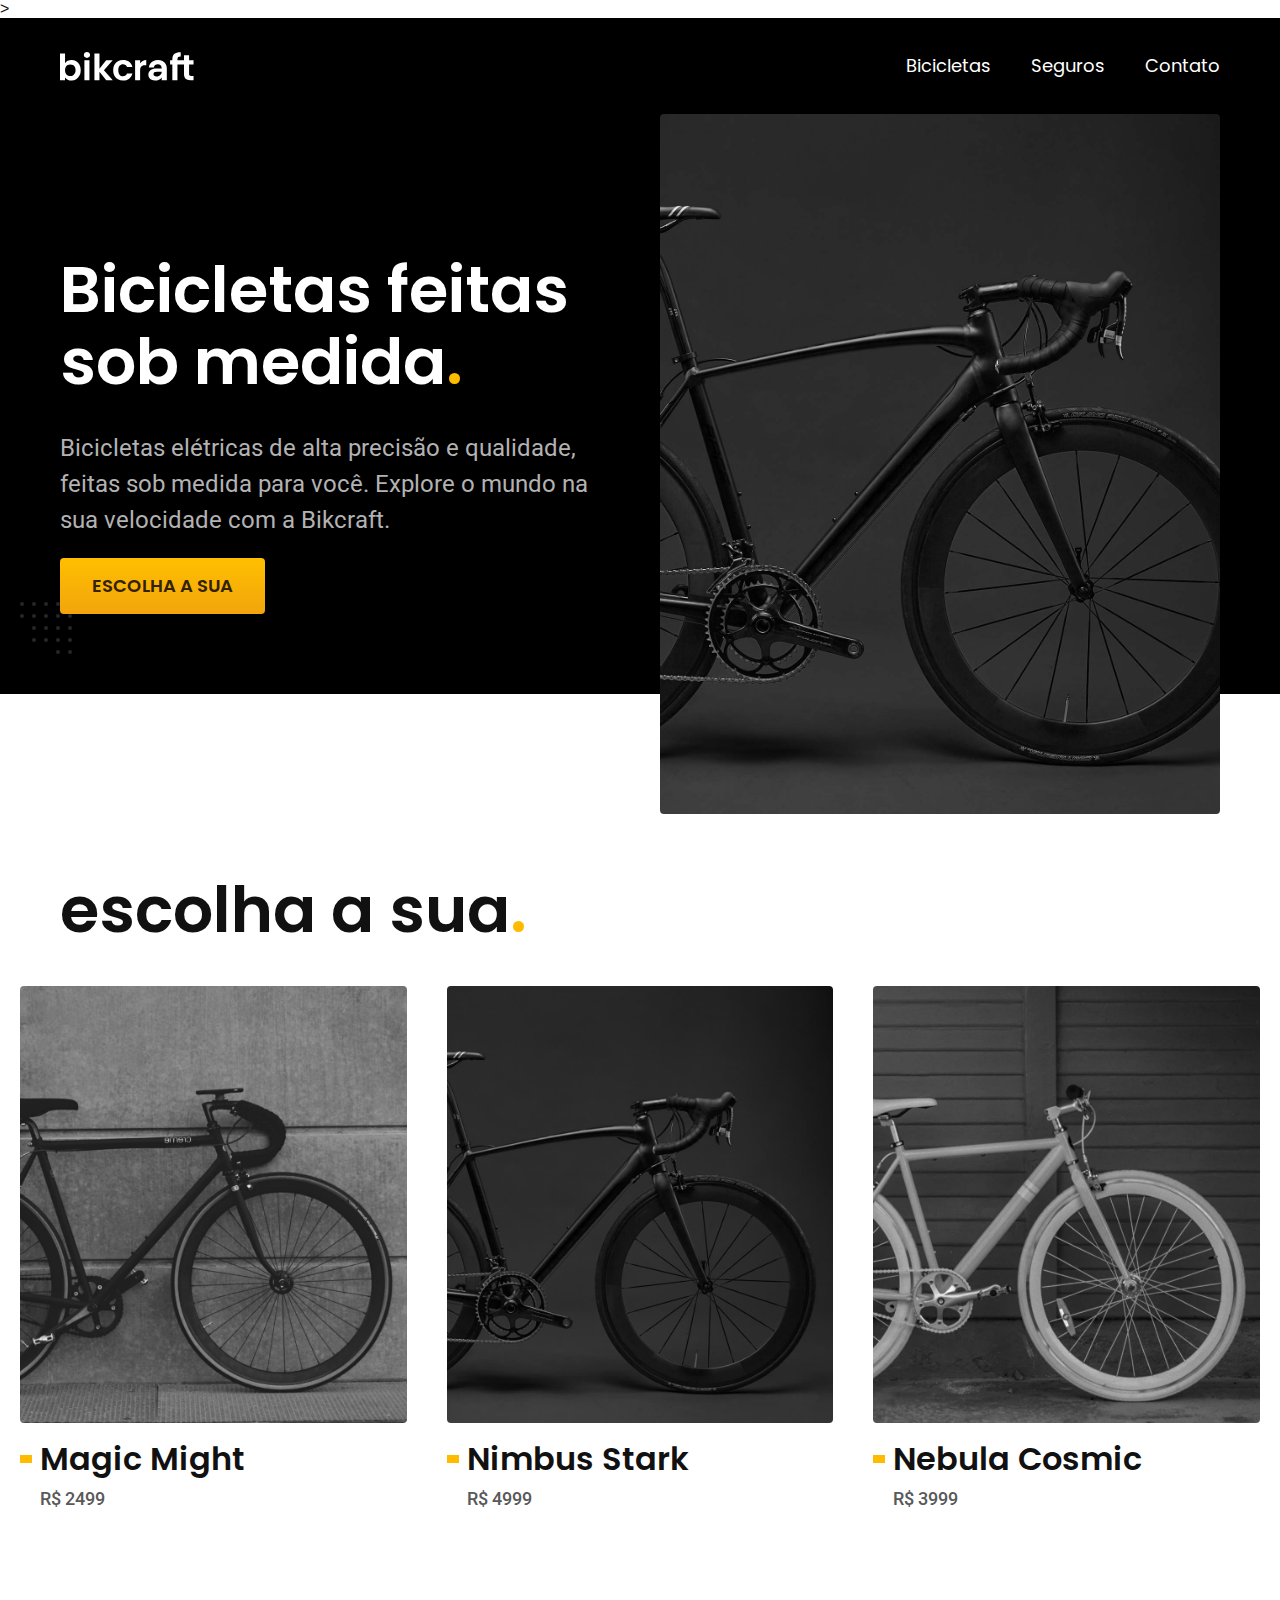
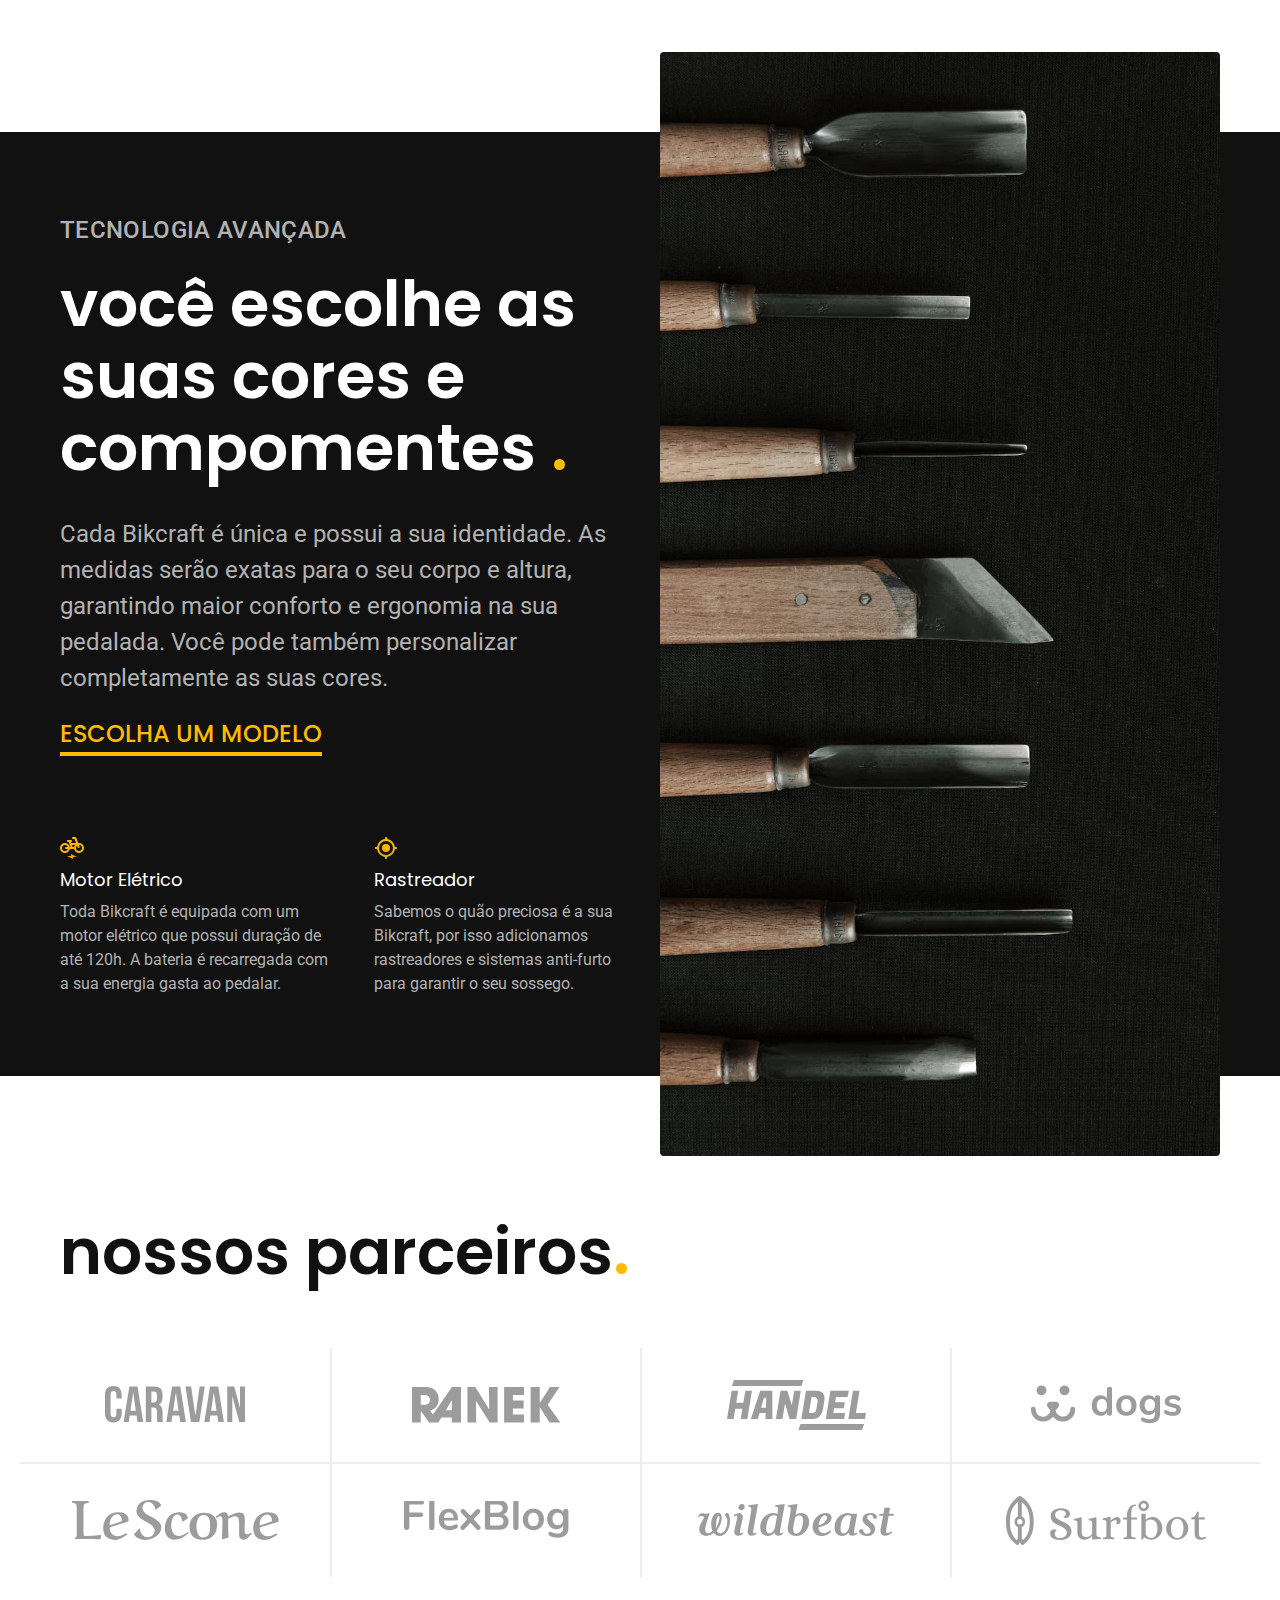
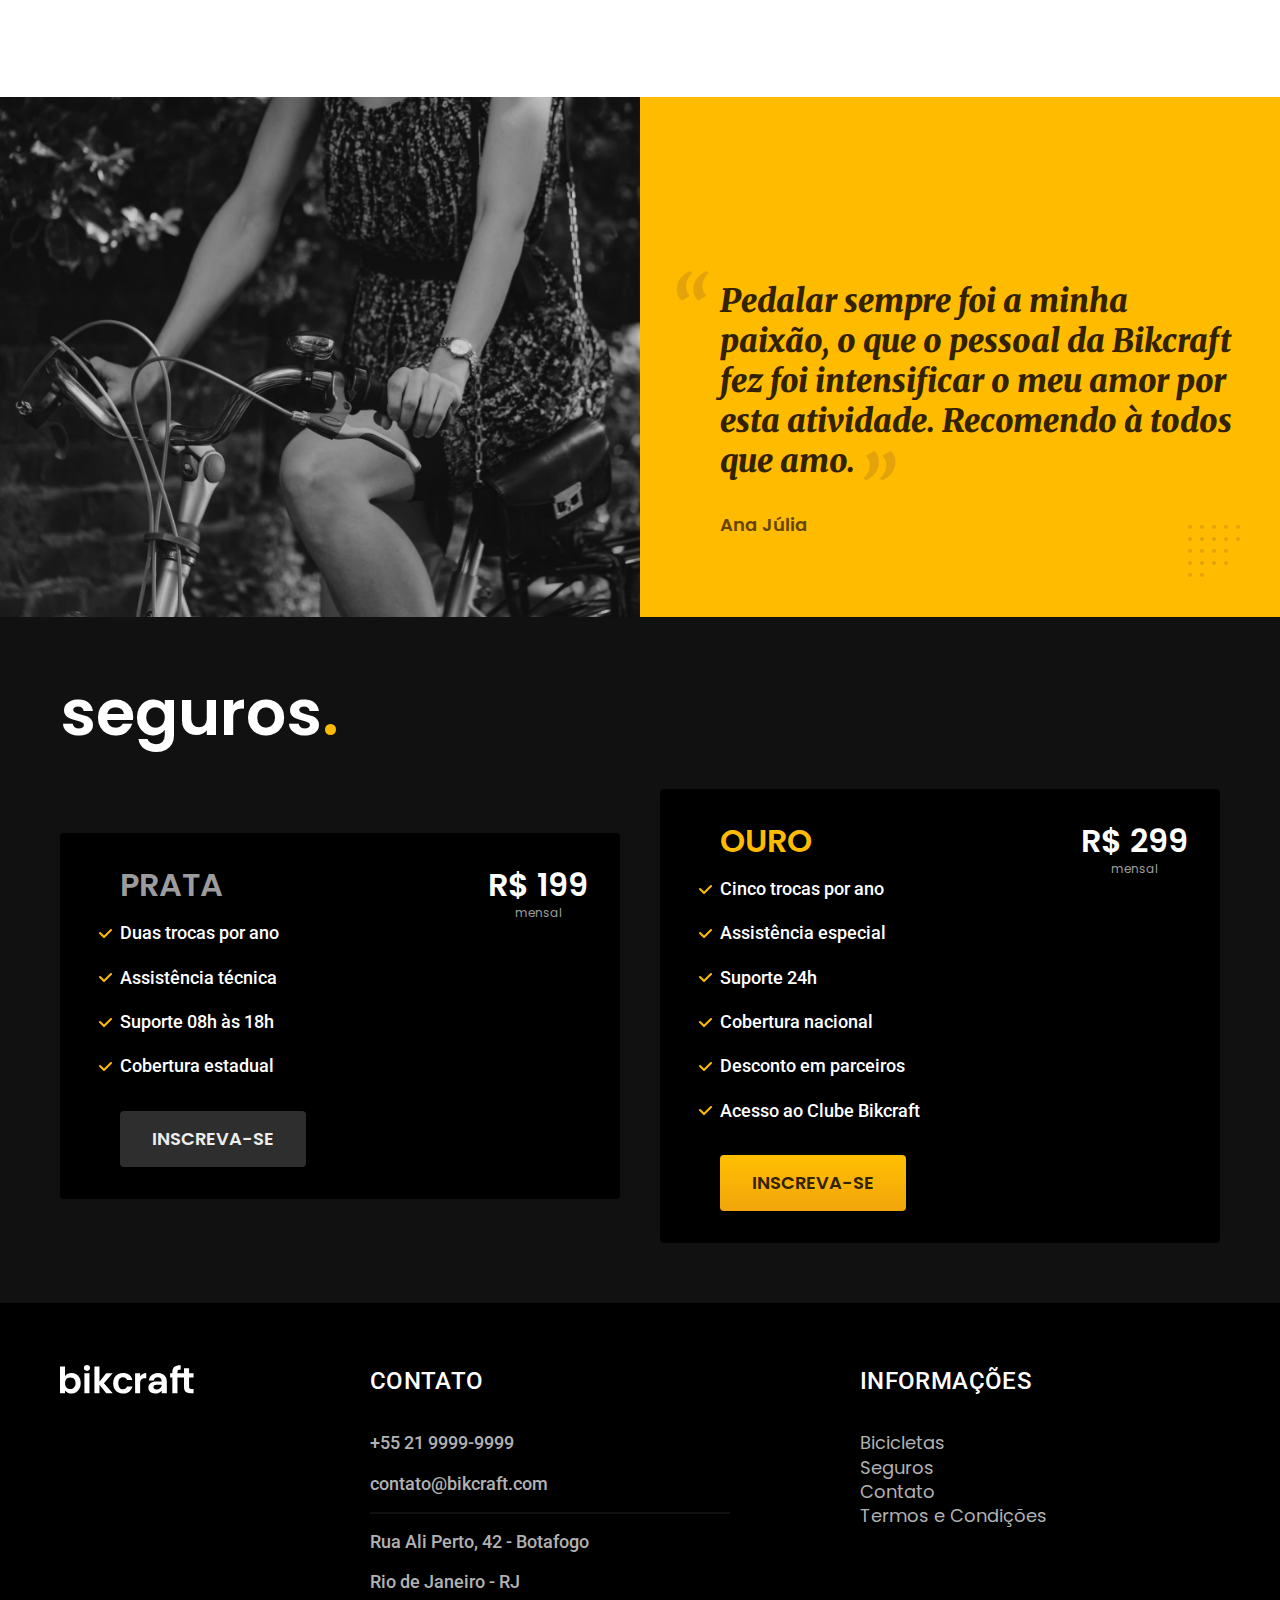
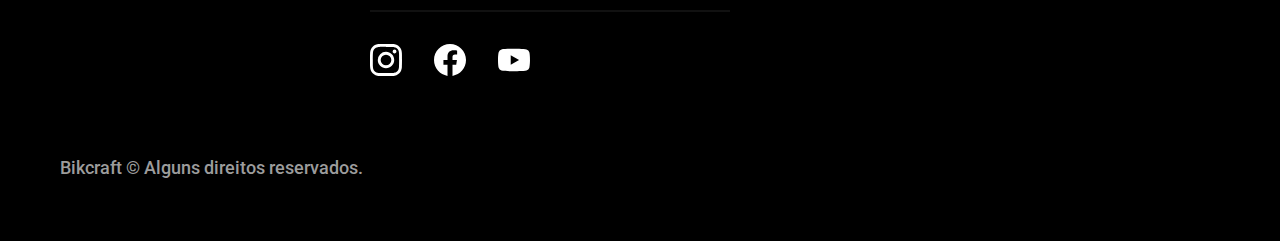
<file: index.html>
<!DOCTYPE html>

<html lang="pt-br">

<head>
  <meta charset="UTF-8">
  <meta name="viewport" content="width=device-width, initial-scale=1.0">
  <title>Bikcraft - Bicicletas Elétricas</title>
  <meta name="description" content="Bicicletas elétricas de alta precisão e qualidade, feitas sob medida para você. Explore o mundo na sua velocidade com a Bikcraft.">

  
  <link rel="icon" href="./favicon.svg" type="image/svg=xml">
  <link rel="preload" href="./css/style.min.css" as="style">
  <link rel="stylesheet" href="./css/style.min.css">

  <link rel="preconnect" href="https://fonts.googleapis.com">
  <link rel="preconnect" href="https://fonts.gstatic.com" crossorigin>
  <link href="https://fonts.googleapis.com/css2?family=Merriweather:ital,wght@1,900&family=Poppins:wght@400;600&family=Roboto:wght@400;500&display=swap" rel="stylesheet">
>
  <script>document.documentElement.classList.add('js');</script>
</head>

<body>
  <header class="header-bg">
    <div class="header container">
  <a href="./">
    <img src="./img/bikcraft.svg" width="136" height="32" alt="Bikcraft">
  </a>

    <nav aria-label="primaria">
      <ul class="header-menu font-1-m cor-0">
        <li><a href="./bicicletas.html">Bicicletas</a></li>
        <li><a href="./seguros.html">Seguros</a></li>
        <li><a href="./contato.html">Contato</a></li>
      </ul>
    </nav>
  </div>
  </header>

  <main class="introducao-bg">
    <div class="introducao container">
      <div class="introducao-conteudo">
      <h1 class="font-1-xxl cor-0 fadeInDown" data-anime="200">Bicicletas feitas sob medida<span class="cor-p1">.</span></h1>
      <p class="font-2-l cor-5 fadeInDown" data-anime="400">Bicicletas elétricas de alta precisão e qualidade, feitas sob medida para você. Explore o mundo na sua velocidade com a Bikcraft.</p>
      <a class="botao fadeInDown" data-anime="600" href="./bicicletas.html">Escolha a sua</a>
    </div>
      
      <picture data-anime="800" class="fadeInDown">
      <source media="(max-width: 800px)" srcset="./img/bicicletas/nimbus.jpg">
      <img src="./img/fotos/introducao.jpg" width="1280" height="1600" alt="Bicicleta elétrica preta.">
      </picture>
  </main>

  <article class="bicicletas-lista">
  <h2 class="container font-1-xxl">escolha a sua<span class="cor-p1">.</span></h2>
  <ul>
    <li>
      <a href="./bicicletas/magic.html">
      <img src="./img/bicicletas/magic-home.jpg" width="920" height="1040"alt="Bicicleta preta">
      <h3 class="font-1-xl">Magic Might</h3>
      <span class="font-2-m cor-8">R$ 2499</span>
    </a>
    </li>
    <li>
      <a href="./bicicletas/nimbus.html">
      <img src="./img/bicicletas/nimbus-home.jpg" width="920" height="1040"alt="Bicicleta preta">
      <h3 class="font-1-xl">Nimbus Stark</h3>
      <span class="font-2-m cor-8">R$ 4999</span>
    </a>
    </li>
    <li>
      <a href="./bicicletas/nebula.html">
      <img src="./img/bicicletas/nebula-home.jpg" width="920" height="1040"alt="Bicicleta preta">
      <h3 class="font-1-xl">Nebula Cosmic</h3>
      <span class="font-2-m cor-8">R$ 3999</span>
    </a>
    </li>
  </ul>
</article>

<article class="tecnologia-bg">
  <div class="tecnologia container">
    <div class="tecnologia-conteudo">
    <span class="font-2-l-b cor-5">Tecnologia Avançada</span>
    <h2 class="font-1-xxl cor-0">você escolhe as suas cores e compomentes <span class="cor-p1">.</span></h2>
    <p class="font-2-l cor-5">Cada Bikcraft é única e possui a sua identidade. As medidas serão exatas para o seu corpo e altura, garantindo maior conforto e ergonomia na sua pedalada. Você pode também personalizar completamente as suas cores.</p>
    <a class="link" href="./bicicletas.html">Escolha um modelo</a>
    <div class="tecnologia-vantagens">
    <div>
      <img src="./img/icones/eletrica.svg" width="24" height="24"alt="">
      <h3 class="font-1-m cor-0">Motor Elétrico</h3>
      <p class="font-2-s cor-5">Toda Bikcraft é equipada com um motor elétrico que possui duração de até 120h. A bateria é recarregada com a sua energia gasta ao pedalar.</p>
    </div>
    <div>
      <img src="./img/icones/rastreador.svg" width="24" height="24"alt="">
      <h3 class="font-1-m cor-0">Rastreador</h3>
      <p class="font-2-s cor-5">Sabemos o quão preciosa é a sua Bikcraft, por isso adicionamos rastreadores e sistemas anti-furto para garantir o seu sossego.</p>
    </div>
  </div>
</div>
    <div class="tecnologia-imagem">
      <img src="./img/fotos/tecnologia.jpg" width="1200" height="1920" alt="">
    </div>
   </div>
</article>

<section class="parceiros" aria-label="Nossos Parceiros">
  <h2 class="container font-1-xxl">nossos parceiros<span class="cor-p1">.</span></h2>

  <ul>
    <li><img src="./img/parceiros/caravan.svg" width="140" height="38" alt="Caravan"></li>
    <li><img src="./img/parceiros/ranek.svg" width="149" height="36" alt="ranek.svg"></li>
    <li><img src="./img/parceiros/handel.svg" width="139" height="50" alt="handel"></li>
    <li><img src="./img/parceiros/dogs.svg" width="152" height="39" alt="dogs"></li>
    <li><img src="./img/parceiros/lescone.svg" width="208" height="41" alt="lescone"></li>
    <li><img src="./img/parceiros/flexblog.svg" width="165" height="38" alt="flexblog"></li>
    <li><img src="./img/parceiros/wildbeast.svg" width="196" height="34" alt="wildbeast"></li>
    <li><img src="./img/parceiros/surfbot.svg" width="200" height="49" alt="surfbot"></li>
  </ul>
</section>

<section class="depoimento" aria-label="Depoimento">
  <div>
    <img src="./img/fotos/depoimento.jpg" width="1560" height="1360"alt="Pessoa pedalando uma bicicleta Bikcraft">
  </div>
  <div class="depoimento-conteudo">
    <blockquote class="font-1-xl cor-p5">
      <p>Pedalar sempre foi a minha paixão, o que o pessoal da Bikcraft fez foi intensificar o meu amor por esta atividade. Recomendo à todos que amo.</p>
    </blockquote>
      <span class="font-1-m-b cor-p4">Ana Júlia</span>
    </div>
  </section>

  <article class="seguros-bg">
  <div class="seguros container">
    <h2 class="font-1-xxl cor-0">seguros<span class="cor-p1">.</span></h2>
  <div class="seguros-item">
      <h3 class="font-1-xl cor-6">PRATA</h3>
      <span class="font-1-xl cor-0">R$ 199 <span class="font-1-xs cor-6">mensal</span></span>
      <ul class="font-2-m cor-0">
        <li>Duas trocas por ano</li>
        <li>Assistência técnica</li>
        <li>Suporte 08h às 18h</li>
        <li>Cobertura estadual</li>
      </ul>
      <a class="botao secundario" href="./orcamento.html">Inscreva-se</a>
  </div>

  <div class="seguros-item">
    <h3 class="font-1-xl cor-p1">OURO</h3>
    <span class="font-1-xl cor-0">R$ 299 <span class="font-1-xs cor-6">mensal</span></span>
    <ul class="font-2-m cor-0">
      <li>Cinco trocas por ano</li>
      <li>Assistência especial</li>
      <li>Suporte 24h</li>
      <li>Cobertura nacional</li>
      <li>Desconto em parceiros</li>
      <li>Acesso ao Clube Bikcraft</li>
    </ul>
    <a class="botao" href="./orcamento.html">Inscreva-se</a>
</div>
  </div>
  </article>

  <footer class="footer-bg">
    <div class="footer container">
      <img src="./img/bikcraft.svg" width="136" height="32" alt="Bikcraft">
      <div class="footer-contato">
        <h3 class="font-2-l-b cor-0">Contato</h3>
        <ul class="font-2-m cor-5">
          <li><a href="tel:+552199999999">+55 21 9999-9999</a></li>
          <li><a href="mailto:contato@bikcraft.com">contato@bikcraft.com</a></li>
          <li>Rua Ali Perto, 42 - Botafogo</li>
          <li>Rio de Janeiro - RJ</li>
        </ul>
        <div class="footer-redes">
          <a href="./">
            <img src="./img/redes/instagram.svg" width="32" height="32" alt="Instagram">
          </a>
          <a href="./">
            <img src="./img/redes/facebook.svg" width="32" height="32"alt="Facebook">
          </a>
          <a href="./">
            <img src="./img/redes/youtube.svg" width="32" height="32"alt="Youtube">
          </a>
        </div>
      </div>
        <div class="footer-infomacoes">
          <h3 class="font-2-l-b cor-0">Informações</h3>
          <nav>
            <ul class="font-1-m cor-5">
              <li><a href="./bicicletas.html">Bicicletas</a></li>
              <li><a href="./seguros.html">Seguros</a></li>
              <li><a href="./contato.html">Contato</a></li>
              <li><a href="./termos.html">Termos e Condições</a></li> 
            </ul>
          </nav>
        </div>
        <p class="footer-copy font-2-m cor-6">Bikcraft © Alguns direitos reservados.</p>
      
    </div>

  </footer>
  <script src="./js/plugins/simple-anime.js"></script>
  <script src="./js/script.js"></script>
</body>
</html>
</file>
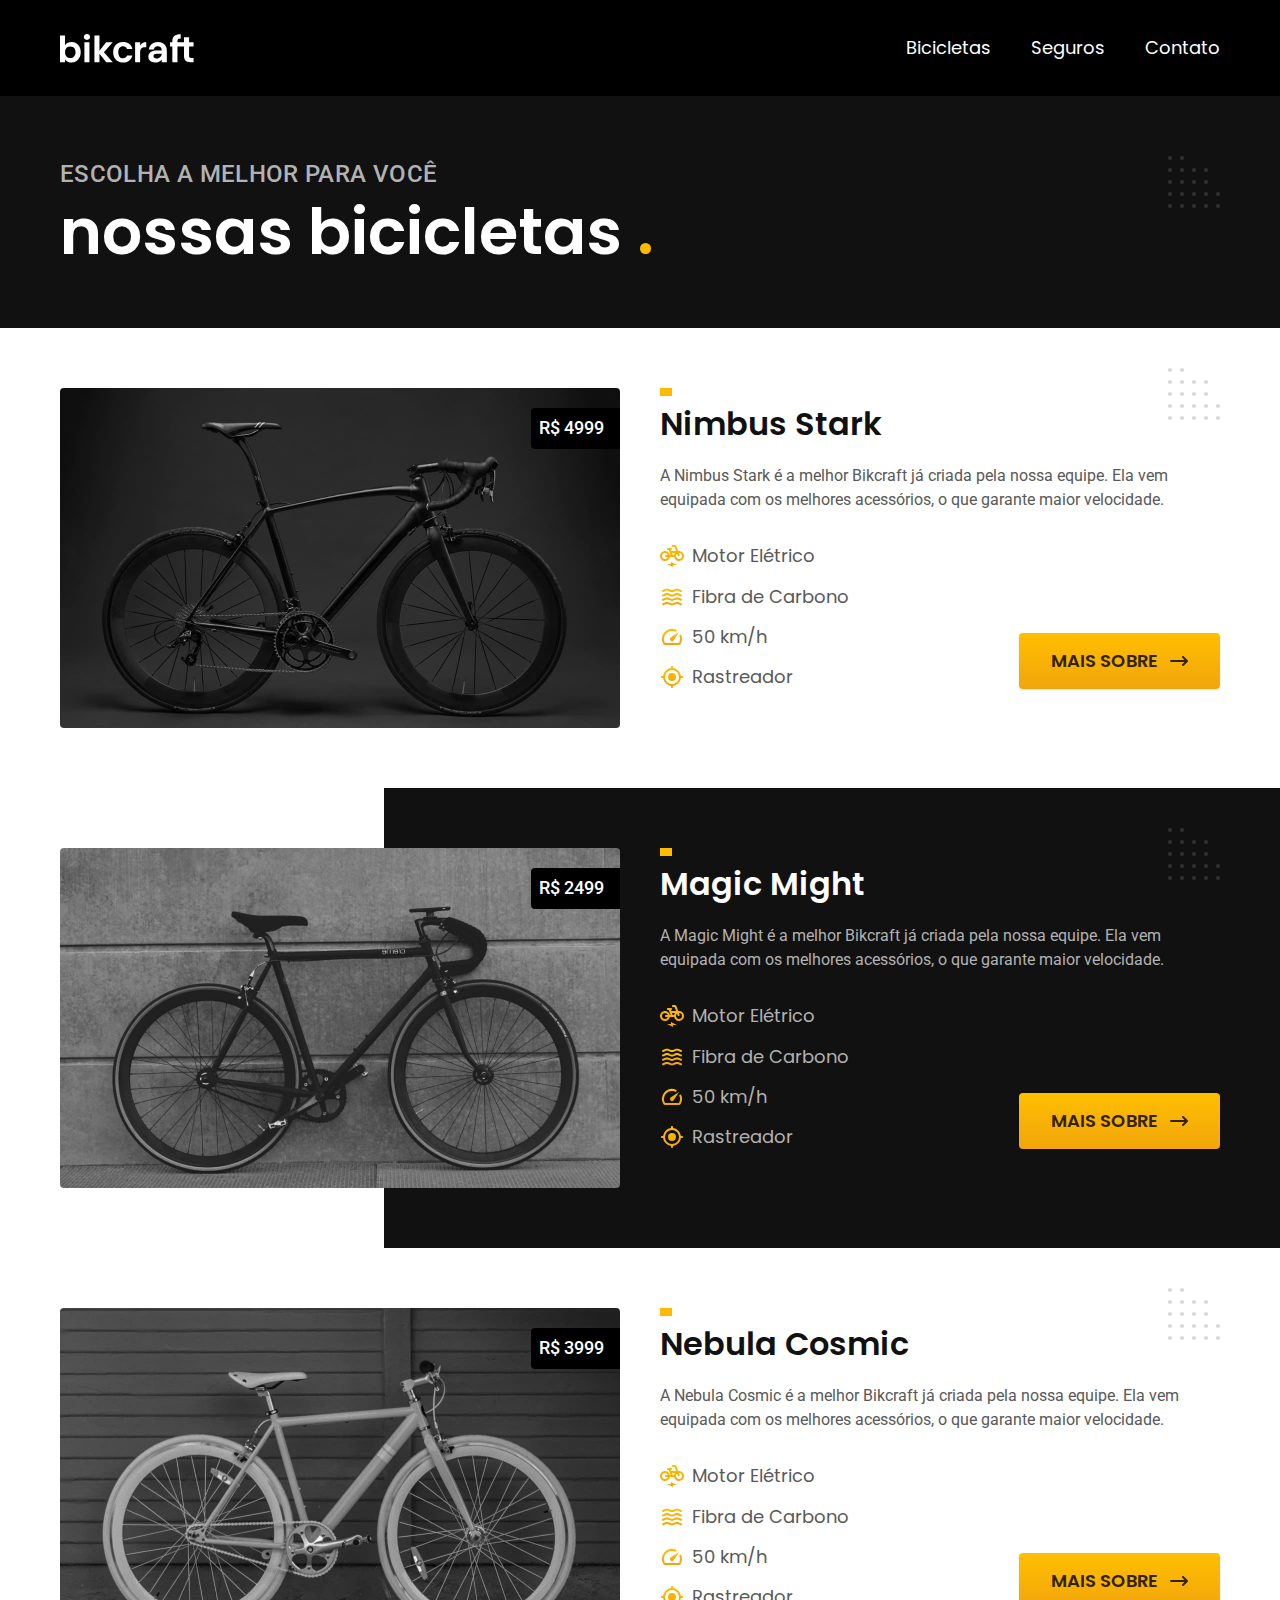
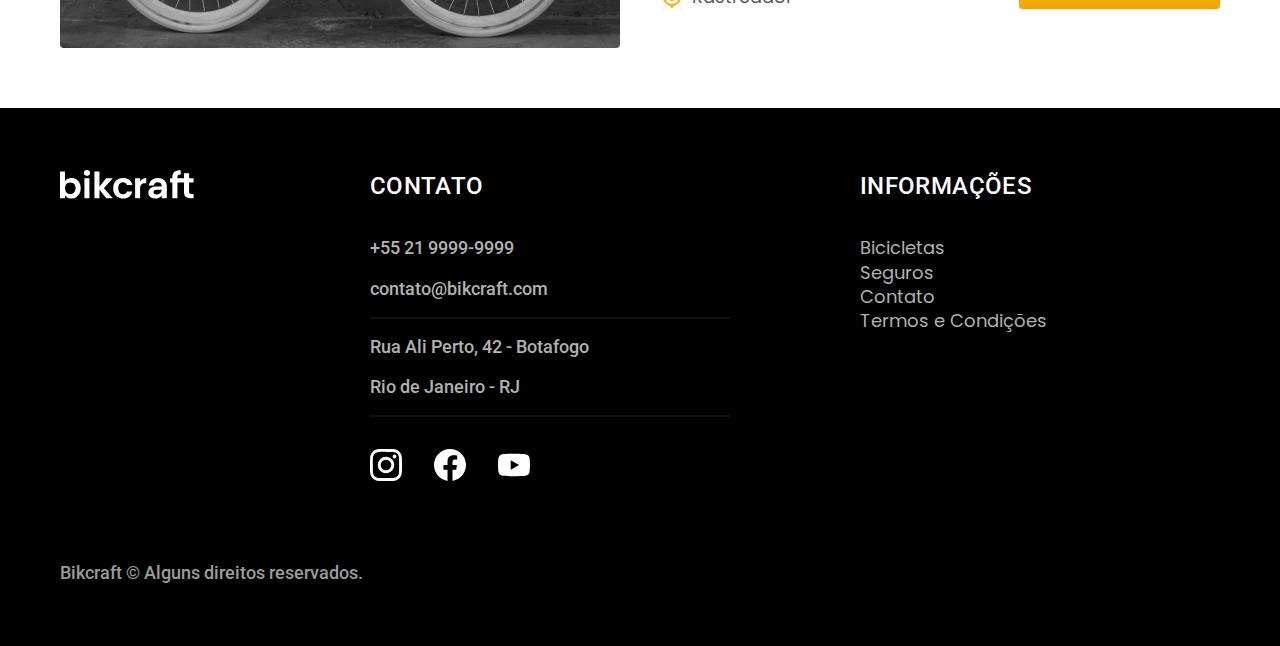
<file: bicicletas.html>
<!DOCTYPE html>

<html lang="pt-br">

<head>
  <meta charset="UTF-8">
  <meta name="viewport" content="width=device-width, initial-scale=1.0">
  <title>Bicletas | Bikcraft</title>
  <meta name="description" content="Bicicletas">

  <link rel="icon" href="./favicon.svg" type="image/svg=xml">
  <link rel="preload" href="./css/style.min.css" as="style">
  <link rel="stylesheet" href="./css/style.min.css">

  <link rel="preconnect" href="https://fonts.googleapis.com">
  <link rel="preconnect" href="https://fonts.gstatic.com" crossorigin>
  <link href="https://fonts.googleapis.com/css2?family=Merriweather:ital,wght@1,900&family=Poppins:wght@400;600&family=Roboto:wght@400;500&display=swap" rel="stylesheet">
  <script>document.documentElement.classList.add('js');</script>
</head>

<body id="bicicletas">
  <header class="header-bg">
    <div class="header container">
  <a href="./">
    <img src="./img/bikcraft.svg" alt="Bikcraft">
  </a>

    <nav aria-label="primaria">
      <ul class="header-menu font-1-m cor-0">
        <li><a href="./bicicletas.html">Bicicletas</a></li>
        <li><a href="./seguros.html">Seguros</a></li>
        <li><a href="./contato.html">Contato</a></li>
      </ul>
    </nav>
  </div>
  </header>

  <main>
  <div class="titulo-bg">
    <div class="titulo container">
      <p class="font-2-l-b cor-5">ESCOLHA A MELHOR PARA VOCÊ</p>
      <h1 class="font-1-xxl cor-0"> nossas bicicletas <span class="cor-p1">.</span></h1>
    </div>
  </div>

    <div class="bicicletas container">
      <div class="bicicletas-imagem">
        <img src="./img/bicicletas/nimbus.jpg" width="1120" height="680" alt="Bicicleta preta">
        <span class="font-2-m cor-0">R$ 4999</span>
    </div>
    <div class="bicicletas-conteudo">
      <h2 class="font-1-xl">Nimbus Stark</h2>
      <p class="font-2-s cor-8">A Nimbus Stark é a melhor Bikcraft já criada pela nossa equipe. Ela vem equipada com os melhores acessórios, o que garante maior velocidade.</p>
      <ul class="font-1-m cor-8">
        <li>
          <img src="./img/icones/eletrica.svg" width="32" height="32" alt="">
          Motor Elétrico
        </li>
        <li>
          <img src="./img/icones/carbono.svg" width="32" height="32" alt="">
          Fibra de Carbono
        </li>
        <li>
          <img src="./img/icones/velocidade.svg" width="32" height="32" alt="">
          50 km/h
        </li>
        <li>
          <img src="./img/icones/rastreador.svg" width="32" height="32" alt="">
          Rastreador
        </li>
      </ul>
      <a class="botao seta" href="./bicicletas/nimbus.html">Mais Sobre</a>
    </div>
  </div>

  <div class="bicicletas-bg">
    <div class="bicicletas container">
      <div class="bicicletas-imagem">
        <img src="./img/bicicletas/magic.jpg" width="1120" height="680" alt="Bicicleta preta">
        <span class="font-2-m cor-0">R$ 2499</span>
    </div>
    <div class="bicicletas-conteudo">
      <h2 class="font-1-xl cor-0">Magic Might</h2>
      <p class="font-2-s cor-5">A Magic Might é a melhor Bikcraft já criada pela nossa equipe. Ela vem equipada com os melhores acessórios, o que garante maior velocidade.</p>
      <ul class="font-1-m cor-5">
        <li>
          <img src="./img/icones/eletrica.svg" width="32" height="32" alt="">
          Motor Elétrico
        </li>
        <li>
          <img src="./img/icones/carbono.svg" width="32" height="32" alt="">
          Fibra de Carbono
        </li>
        <li>
          <img src="./img/icones/velocidade.svg" width="32" height="32" alt="">
          50 km/h
        </li>
        <li>
          <img src="./img/icones/rastreador.svg" width="32" height="32" alt="">
          Rastreador
        </li>
      </ul>
      <a class="botao seta" href="./bicicletas/magic.html">Mais Sobre</a>
      </div>
    </div>
  </div>

    <div class="bicicletas container">
      <div class="bicicletas-imagem">
        <img src="./img/bicicletas/nebula.jpg" width="1120" height="680" alt="Nebula Cosmic">
        <span class="font-2-m cor-0">R$ 3999</span>
    </div>
    <div class="bicicletas-conteudo">
      <h2 class="font-1-xl">Nebula Cosmic</h2>
      <p class="font-2-s cor-8">A Nebula Cosmic é a melhor Bikcraft já criada pela nossa equipe. Ela vem equipada com os melhores acessórios, o que garante maior velocidade.</p>
      <ul class="font-1-m cor-8">
        <li>
          <img src="./img/icones/eletrica.svg" width="32" height="32" alt="">
          Motor Elétrico
        </li>
        <li>
          <img src="./img/icones/carbono.svg" width="32" height="32" alt="">
          Fibra de Carbono
        </li>
        <li>
          <img src="./img/icones/velocidade.svg" width="32" height="32" alt="">
          50 km/h
        </li>
        <li>
          <img src="./img/icones/rastreador.svg" width="32" height="32" alt="">
          Rastreador
        </li>
      </ul>
      <a class="botao seta" href="./bicicletas/nebula.html">Mais Sobre</a>
      </div>
    </div>
  
  </main>

  <footer class="footer-bg">
    <div class="footer container">
      <img src="./img/bikcraft.svg" width="136" height="32" alt="Bikcraft">
      <div class="footer-contato">
        <h3 class="font-2-l-b cor-0">Contato</h3>
        <ul class="font-2-m cor-5">
          <li><a href="tel:+552199999999">+55 21 9999-9999</a></li>
          <li><a href="mailto:contato@bikcraft.com">contato@bikcraft.com</a></li>
          <li>Rua Ali Perto, 42 - Botafogo</li>
          <li>Rio de Janeiro - RJ</li>
        </ul>
        <div class="footer-redes">
          <a href="./">
            <img src="./img/redes/instagram.svg" width="32" height="32" alt="Instagram">
          </a>
          <a href="./">
            <img src="./img/redes/facebook.svg"  width="32" height="32" alt="Facebook">
          </a>
          <a href="./">
            <img src="./img/redes/youtube.svg" width="32" height="32" alt="Youtube">
          </a>
        </div>
      </div>
        <div class="footer-infomacoes">
          <h3 class="font-2-l-b cor-0">Informações</h3>
          <nav>
            <ul class="font-1-m cor-5">
              <li><a href="./bicicletas.html">Bicicletas</a></li>
              <li><a href="./seguros.html">Seguros</a></li>
              <li><a href="./contato.html">Contato</a></li>
              <li><a href="./termos.html">Termos e Condições</a></li> 
            </ul>
          </nav>
        </div>
        <p class="footer-copy font-2-m cor-6">Bikcraft © Alguns direitos reservados.</p>
      
    </div>

  </footer>
 <script src="./js/script.js"></script>
</body>
</html>
</file>
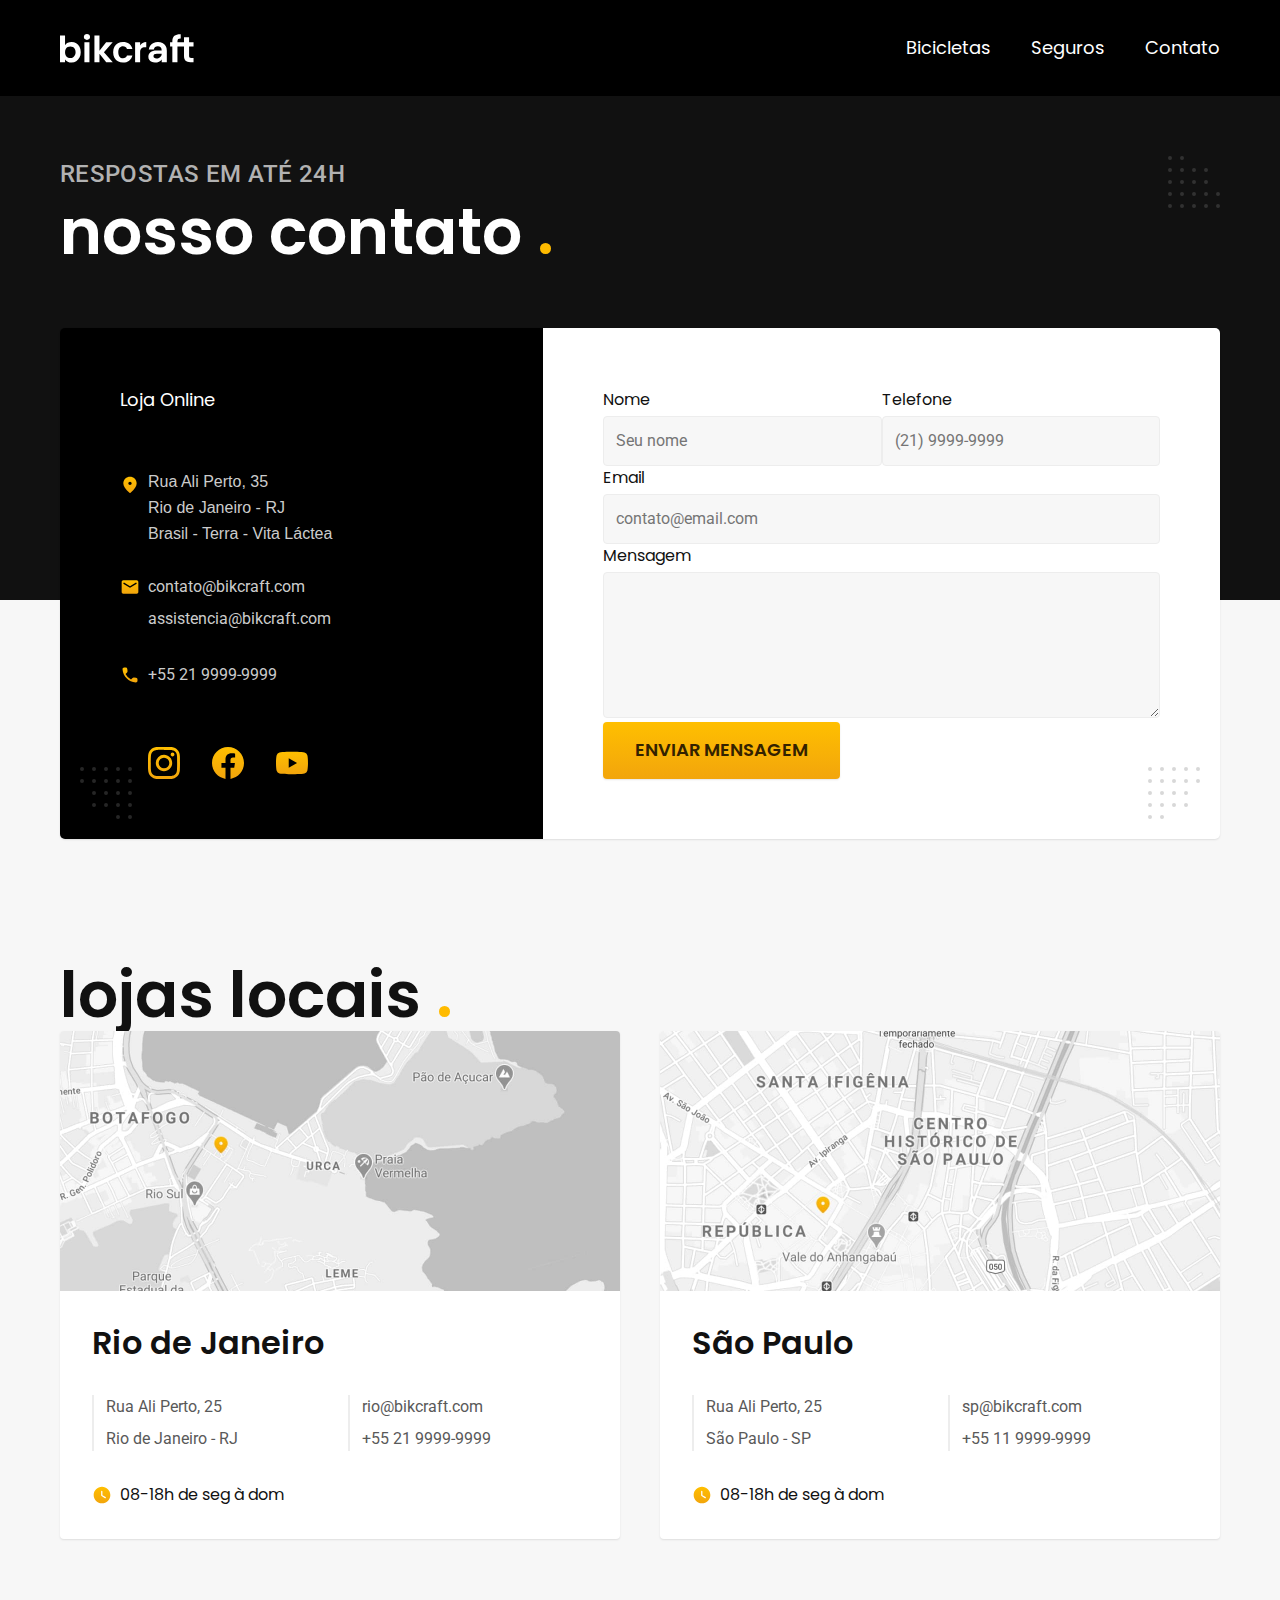
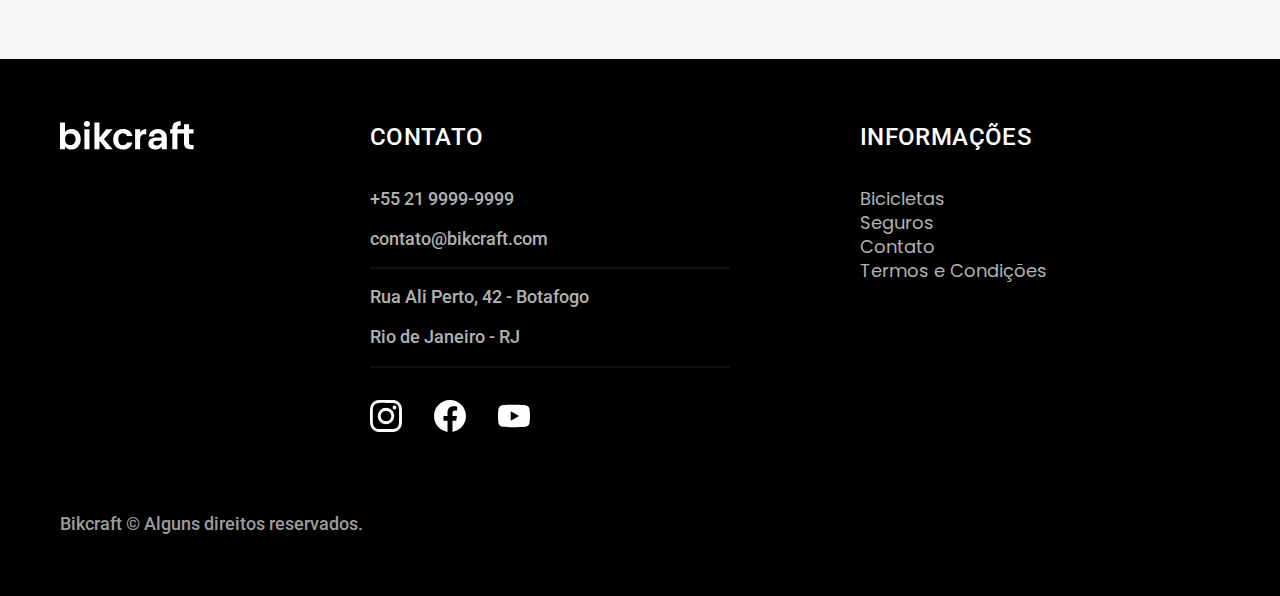
<file: contato.html>
<!DOCTYPE html>

<html lang="pt-br">

<head>
  <meta charset="UTF-8">
  <meta name="viewport" content="width=device-width, initial-scale=1.0">
  <title>Contato | Bikcraft</title>
  <meta name="description" content="Contato">

  <link rel="icon" href="./favicon.svg" type="image/svg=xml">
  <link rel="preload" href="./css/style.min.css" as="style">
  <link rel="stylesheet" href="./css/style.min.css">

  <link rel="preconnect" href="https://fonts.googleapis.com">
  <link rel="preconnect" href="https://fonts.gstatic.com" crossorigin>
  <link href="https://fonts.googleapis.com/css2?family=Merriweather:ital,wght@1,900&family=Poppins:wght@400;600&family=Roboto:wght@400;500&display=swap" rel="stylesheet">
  <script>document.documentElement.classList.add('js');</script>
</head>

<body id="contato">
  <header class="header-bg">
    <div class="header container">
  <a href="./">
    <img src="./img/bikcraft.svg" width="136" height="32" alt="Bikcraft">
  </a>

    <nav aria-label="primaria">
      <ul class="header-menu font-1-m cor-0">
        <li><a href="./bicicletas.html">Bicicletas</a></li>
        <li><a href="./seguros.html">Seguros</a></li>
        <li><a href="./contato.html">Contato</a></li>
      </ul>
    </nav>
  </div>
  </header>

  <main>
  <div class="titulo-bg">
    <div class="titulo container">
      <p class="font-2-l-b cor-5">Respostas em até 24h</p>
      <h1 class="font-1-xxl cor-0"> nosso contato <span class="cor-p1">.</span></h1>
    </div>
  </div>

  <div class="contato container">
    <section class="contato-dados" aria-label="Endereço">
      <h2 class="font-1-m cor-0">Loja Online</h2>
      <div class="contato-endereco font-2s cor-4">
        <p>Rua Ali Perto, 35</p>
        <p>Rio de Janeiro - RJ</p>
        <P>Brasil - Terra - Vita Láctea</P>
      </div>
      <address class="contato-meios font-2-s cor-4">
        <a href="mailto:contato@bikcraft.com">contato@bikcraft.com</a>
        <a href="mailto:assistencia@bikcraft.com">assistencia@bikcraft.com</a>
        <a href="tel:+552199999999">+55 21 9999-9999</a>
      </address>
      <div class="contato-redes">
        <a href="./">
          <img src="./img/redes/instagram-p.svg" width="32" height="32" alt="Instagram">
        </a>
        <a href="./">
          <img src="./img/redes/facebook-p.svg" width="32" height="32" alt="Facebook">
        </a>
        <a href="./">
          <img src="./img/redes/youtube-p.svg" width="32" height="32" alt="Youtube">
        </a>
      </div>
    </section>
    <section class="contato-formulario" aria-label="Formulário">
      <form class="form" action="./contato.html">
        <div>
          <label for="nome">Nome</label>
          <input type="text" id="nome" name="nome"
          placeholder="Seu nome">
        </div>
        <div>
        <label for="telefone">Telefone</label>
        <input type="text" id="telefone" name="telefone"
        placeholder="(21) 9999-9999">
      </div>
      <div class="col-2">
        <label for="email">Email</label>
        <input type="email" id="email" name="email"
        placeholder="contato@email.com">
      </div>
      <div class="col-2">
        <label for="mensagem">Mensagem</label>
        <textarea rows="5" id="mensagem" name="mensagem" placeholder="O que você precisa?">
        </textarea>
      </div>
      <button class="botao col-2">Enviar Mensagem</button>
    
      </form>
    </section>
  </div>
  </main>

  <article class="lojas container">
    <h2 class="font-1-xxl">lojas locais <span class="cor-p1">.</span></h2>
    <div class="lojas-item">
      <img src="./img/lojas/rj.jpg" width="1120" height="520" alt="mapa marcando o endereço em Rua Ali Perto, 25 - Rio de Janeiro - RJ">
      <div class="lojas-conteudo">
        <h3 class="font-1-xl"> Rio de Janeiro</h3>
      <div class="lojas-dados font-2-s cor-8">
        <p>Rua Ali Perto, 25</p>
        <p>Rio de Janeiro - RJ</p>
      </div>
      <div class="lojas-dados font-2-s cor-8">
        <a href="mailto:rio@bikcraft.com">rio@bikcraft.com</a>
        <a href="tel:+552199999999">+55 21 9999-9999</a>
      </div>
      <p class="lojas-tempo font-1-s"><img src="./img/icones/horario.svg" width="20" height="20" alt="">08-18h de seg à dom</p>
    </div>
  </div>
    <div class="lojas-item">
      <img src="./img/lojas/sp.jpg" width="1120" height="520" alt="mapa marcando o endereço em Rua Ali Perto, 25 - São Paulo - SP">
      <div class="lojas-conteudo">
        <h3 class="font-1-xl ">São Paulo</h3>
      <div class="lojas-dados font-2-s cor-8">
        <p>Rua Ali Perto, 25</p>
        <p>São Paulo - SP</p>
      </div>
      <div class="lojas-dados font-2-s cor-8">
        <a href="mailto:rio@bikcraft.com">sp@bikcraft.com</a>
        <a href="tel:+552199999999">+55 11 9999-9999</a>
      </div>
      <p class="lojas-tempo font-1-s"><img src="./img/icones/horario.svg" width="20" height="20" alt="">08-18h de seg à dom</p>
    </div>
    </div>
  </article>

  <footer class="footer-bg">
    <div class="footer container">
      <img src="./img/bikcraft.svg" width="136" height="32" alt="Bikcraft">
      <div class="footer-contato">
        <h3 class="font-2-l-b cor-0">Contato</h3>
        <ul class="font-2-m cor-5">
          <li><a href="tel:+552199999999">+55 21 9999-9999</a></li>
          <li><a href="mailto:contato@bikcraft.com">contato@bikcraft.com</a></li>
          <li>Rua Ali Perto, 42 - Botafogo</li>
          <li>Rio de Janeiro - RJ</li>
        </ul>
        <div class="footer-redes">
          <a href="./">
            <img src="./img/redes/instagram.svg" width="32" height="32" alt="Instagram">
          </a>
          <a href="./">
            <img src="./img/redes/facebook.svg" width="32" height="32" alt="Facebook">
          </a>
          <a href="./">
            <img src="./img/redes/youtube.svg" width="32" height="32" alt="Youtube">
          </a>
        </div>
      </div>
        <div class="footer-infomacoes">
          <h3 class="font-2-l-b cor-0">Informações</h3>
          <nav>
            <ul class="font-1-m cor-5">
              <li><a href="./bicicletas.html">Bicicletas</a></li>
              <li><a href="./seguros.html">Seguros</a></li>
              <li><a href="./contato.html">Contato</a></li>
              <li><a href="./termos.html">Termos e Condições</a></li> 
            </ul>
          </nav>
        </div>
        <p class="footer-copy font-2-m cor-6">Bikcraft © Alguns direitos reservados.</p>
      
    </div>

  </footer>
 <script src="./js/script.js"></script>
</body>
</html>
</file>
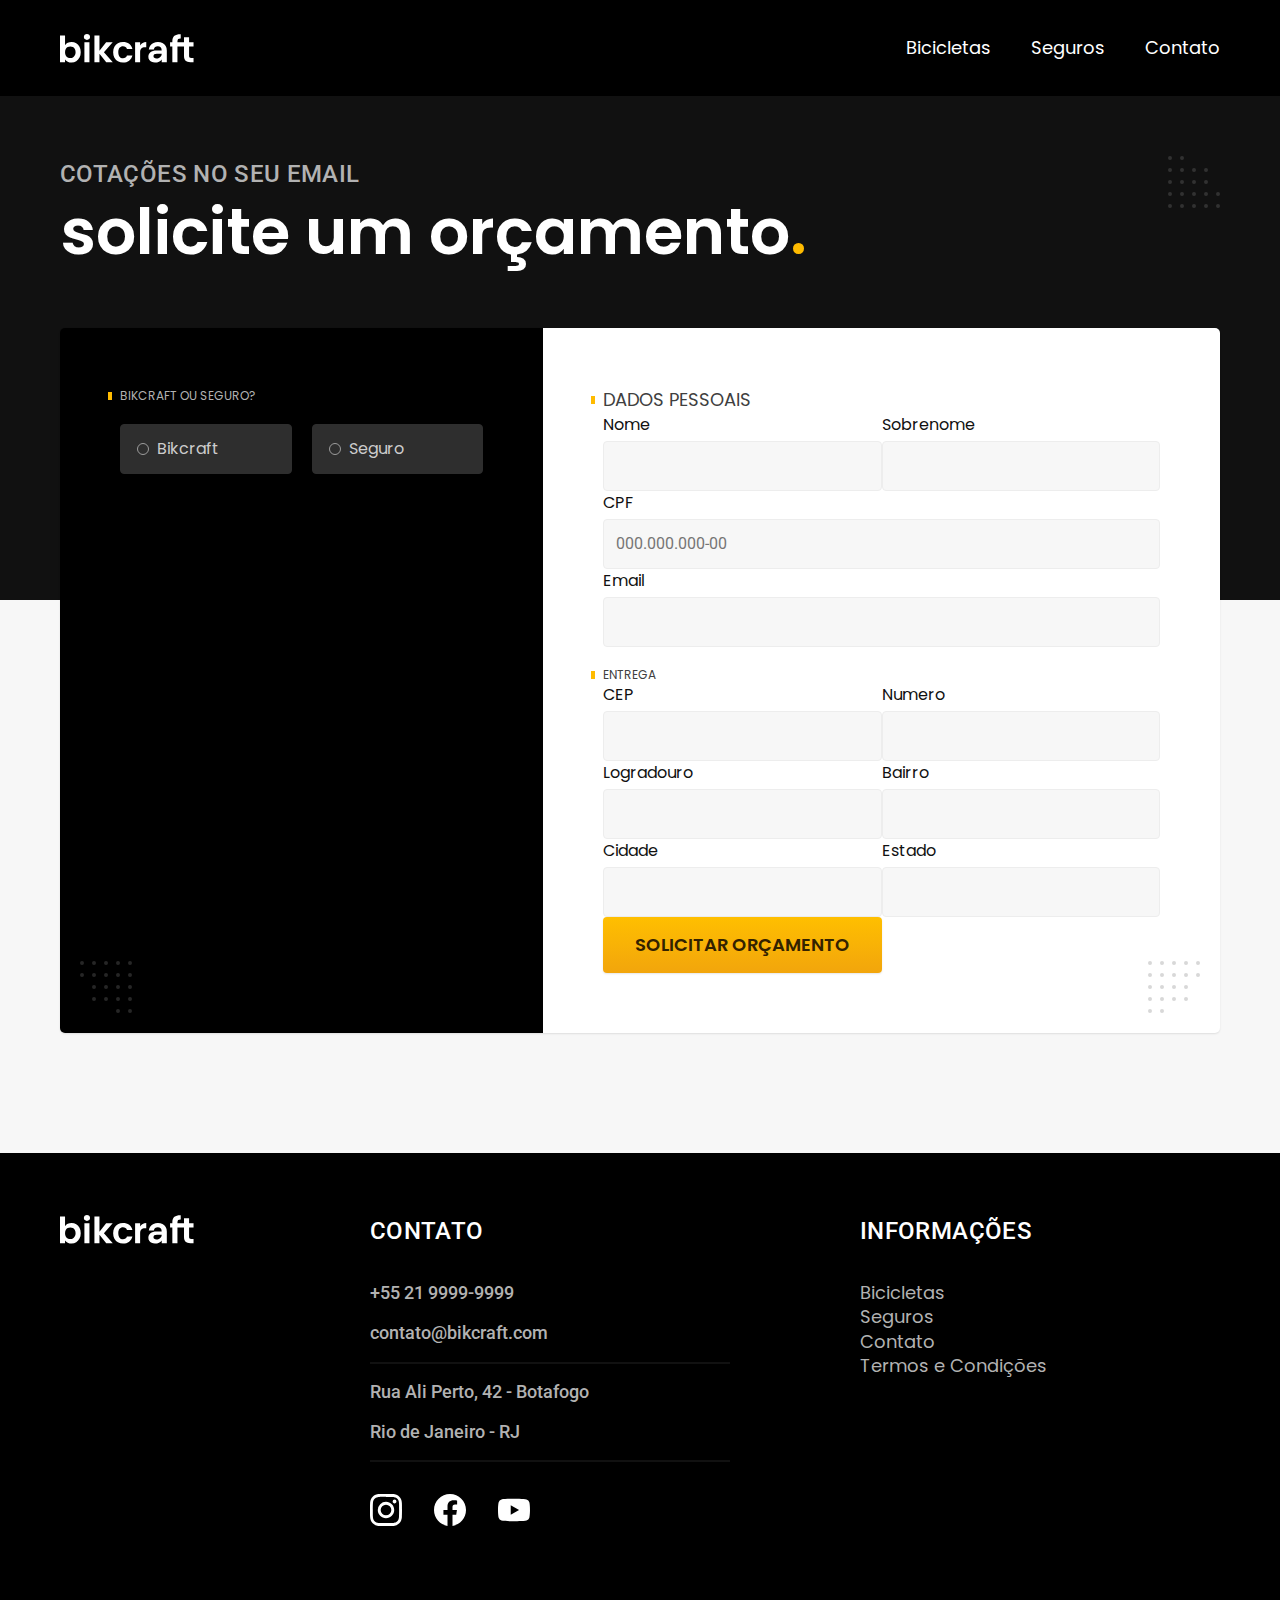
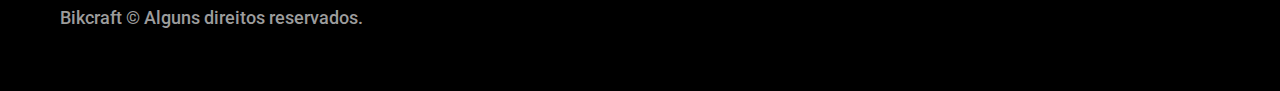
<file: orcamento.html>
<!DOCTYPE html>

<html lang="pt-br">

<head>
  <meta charset="UTF-8">
  <meta name="viewport" content="width=device-width, initial-scale=1.0">
  <title>Orçamento | Bikcraft</title>
  <meta name="description" content="Orçamento">

  <link rel="icon" href="./favicon.svg" type="image/svg=xml">
  <link rel="preload" href="./css/style.min.css" as="style">
  <link rel="stylesheet" href="./css/style.min.css">

  <link rel="preconnect" href="https://fonts.googleapis.com">
  <link rel="preconnect" href="https://fonts.gstatic.com" crossorigin>
  <link href="https://fonts.googleapis.com/css2?family=Merriweather:ital,wght@1,900&family=Poppins:wght@400;600&family=Roboto:wght@400;500&display=swap" rel="stylesheet">
  <script>document.documentElement.classList.add('js');</script>
</head>

<body id="orcamento">
  <header class="header-bg">
    <div class="header container">
  <a href="./">
    <img src="./img/bikcraft.svg" width="136" height="32" alt="Bikcraft">
  </a>

    <nav aria-label="primaria">
      <ul class="header-menu font-1-m cor-0">
        <li><a href="./bicicletas.html">Bicicletas</a></li>
        <li><a href="./seguros.html">Seguros</a></li>
        <li><a href="./contato.html">Contato</a></li>
      </ul>
    </nav>
  </div>
  </header>

  <main>
  <div class="titulo-bg">
    <div class="titulo container">
      <p class="font-2-l-b cor-5">Cotações no seu email</p>
      <h1 class="font-1-xxl cor-0">solicite um orçamento<span class="cor-p1">.</span></h1>
    </div>
  </div>

  <form class="orcamento container" action="./">
    <div class="orcamento-produto">
      <h2 class="font-1-xs cor-5">Bikcraft ou Seguro?</h2>

      <input type="radio" name="tipo" value="bikcraft" id="bikcraft">
      <label for="bikcraft">Bikcraft</label>
     
      <input type="radio" name="tipo" value="seguro" id="seguro">
      <label for="seguro">Seguro</label>

      <div class="orcamento-conteudo" id="orcamento-bikcraft">
        <h2 class="font-1-xs cor-5">Escolha a sua</h2>
      

      <input type="radio" name="produto" value="nimbus" id="nimbus">
      <label for="nimbus">Nimbus Stark <span>R$ 4999</span></label>
      <div class="orcamento-detalhes">
        <ul class="font-1-xs cor-8">
          <li><img src="./img/icones/eletrica.svg" width="32" height="32" alt="">Motor Elétrico</li>
          <li><img src="./img/icones/carbono.svg" width="32" height="32" alt="">Fibra de Carbono</li>
          <li><img src="./img/icones/velocidade.svg" width="32" height="32" alt="">50 km/h</li>
          <li><img src="./img/icones/rastreador.svg" width="32" height="32" alt="">Rastreador</li>
        </ul>
        <img src="./img/bicicletas/nimbus.jpg" width="1120" height="680" alt="Bicicleta preta">
      </div>

      <input type="radio" name="produto" value="magic" id="magic">
      <label for="magic">Magic Might <span>R$ 2499</span></label>
      <div class="orcamento-detalhes">
        <ul class="font-1-xs cor-8">
          <li><img src="./img/icones/eletrica.svg" width="32" height="32" alt="">Motor Elétrico</li>
          <li><img src="./img/icones/carbono.svg" width="32" height="32" alt="">Fibra de Carbono</li>
          <li><img src="./img/icones/velocidade.svg" width="32" height="32" alt="">45 km/h</li>
          <li><img src="./img/icones/rastreador.svg" width="32" height="32" alt="">Rastreador</li>
        </ul>
        <img src="./img/bicicletas/magic.jpg" width="1120" height="680" alt="Bicicleta preta">
      </div>

      <input type="radio" name="produto" value="nebula" id="nebula">
      <label for="nebula">Nebula Cosmic <span>R$ 3999</span></label>
      <div class="orcamento-detalhes">
        <ul class="font-1-xs cor-8">
          <li><img src="./img/icones/eletrica.svg" width="32" height="32" alt="">Motor Elétrico</li>
          <li><img src="./img/icones/carbono.svg" width="32" height="32" lt="">Fibra de Carbono</li>
          <li><img src="./img/icones/velocidade.svg" width="32" height="32" alt="">40 km/h</li>
          <li><img src="./img/icones/rastreador.svg" width="32" height="32" alt="">Rastreador</li>
        </ul>
        <img src="./img/bicicletas/nebula.jpg" width="1120" height="680" alt="Bicicleta branca">
      </div>
    </div>

      <div class="orcamento-conteudo" id="orcamento-seguro">
        <h2 class="font-1-xs cor-5">Escolha o plano</h2>

      <input type="radio" name="produto" value="ouro" id="prata">
      <label for="prata">Prata <span>R$ 199</span></label>

      <input type="radio" name="produto" value="ouro" id="ouro">
      <label for="ouro">Ouro <span>R$ 299</span></label>

      </div>

    </div>

    <div class="orcamento-dados form">
      <h2 class="font-1-m cor-9 col-2">dados pessoais</h2>
      <div>
        <label for="nome">Nome</label>
        <input type="text" id="nome" name="nome">
      </div>
      <div>
          <label for="sobrenome">Sobrenome</label>
          <input type="text" id="sobrenome" name="sobrenome">
        </div>
        <div class="col-2">
          <label for="cpf">CPF</label>
          <input type="text" id="cpf" name="cpf" placeholder="000.000.000-00">
        </div>
        <div class="col-2">
          <label for="email">Email</label>
          <input type="email" id="email" name="email">
        </div>
        <h2 class="font-1-xs cor-9 col-2">entrega</h2>
        <div>
          <label for="cep">CEP</label>
          <input type="text" id="cep" name="cep">
        </div>
        <div>
          <label for="numero">Numero</label>
          <input type="text" id="numero" name="numero">
        </div>
        <div>
          <label for="logradouro">Logradouro</label>
          <input type="text" id="logradouro" name="logradouro">
        </div>
        <div>
          <label for="bairro">Bairro</label>
          <input type="text" id="bairro" name="bairro">
        </div>
        <div>
          <label for="cidade">Cidade</label>
          <input type="text" id="cidade" name="cidade">
        </div>
        <div>
          <label for="estado">Estado</label>
          <input type="text" id="estado" name="estado">
        </div>
        <button class="botao col-2">Solicitar Orçamento</button>
    </div>
  </form>
  </main>

  <footer class="footer-bg">
    <div class="footer container">
      <img src="./img/bikcraft.svg" width="136" height="32" alt="Bikcraft">
      <div class="footer-contato">
        <h3 class="font-2-l-b cor-0">Contato</h3>
        <ul class="font-2-m cor-5">
          <li><a href="tel:+552199999999">+55 21 9999-9999</a></li>
          <li><a href="mailto:contato@bikcraft.com">contato@bikcraft.com</a></li>
          <li>Rua Ali Perto, 42 - Botafogo</li>
          <li>Rio de Janeiro - RJ</li>
        </ul>
        <div class="footer-redes">
          <a href="./">
            <img src="./img/redes/instagram.svg" width="32" height="32" alt="Instagram">
          </a>
          <a href="./">
            <img src="./img/redes/facebook.svg" width="32" height="32" alt="Facebook">
          </a>
          <a href="./">
            <img src="./img/redes/youtube.svg" width="32" height="32" alt="Youtube">
          </a>
        </div>
      </div>
        <div class="footer-infomacoes">
          <h3 class="font-2-l-b cor-0">Informações</h3>
          <nav>
            <ul class="font-1-m cor-5">
              <li><a href="./bicicletas.html">Bicicletas</a></li>
              <li><a href="./seguros.html">Seguros</a></li>
              <li><a href="./contato.html">Contato</a></li>
              <li><a href="./termos.html">Termos e Condições</a></li> 
            </ul>
          </nav>
        </div>
        <p class="footer-copy font-2-m cor-6">Bikcraft © Alguns direitos reservados.</p>
      
    </div>

  </footer>
 <script src="./js/script.js"></script>
</body>
</html>
</file>
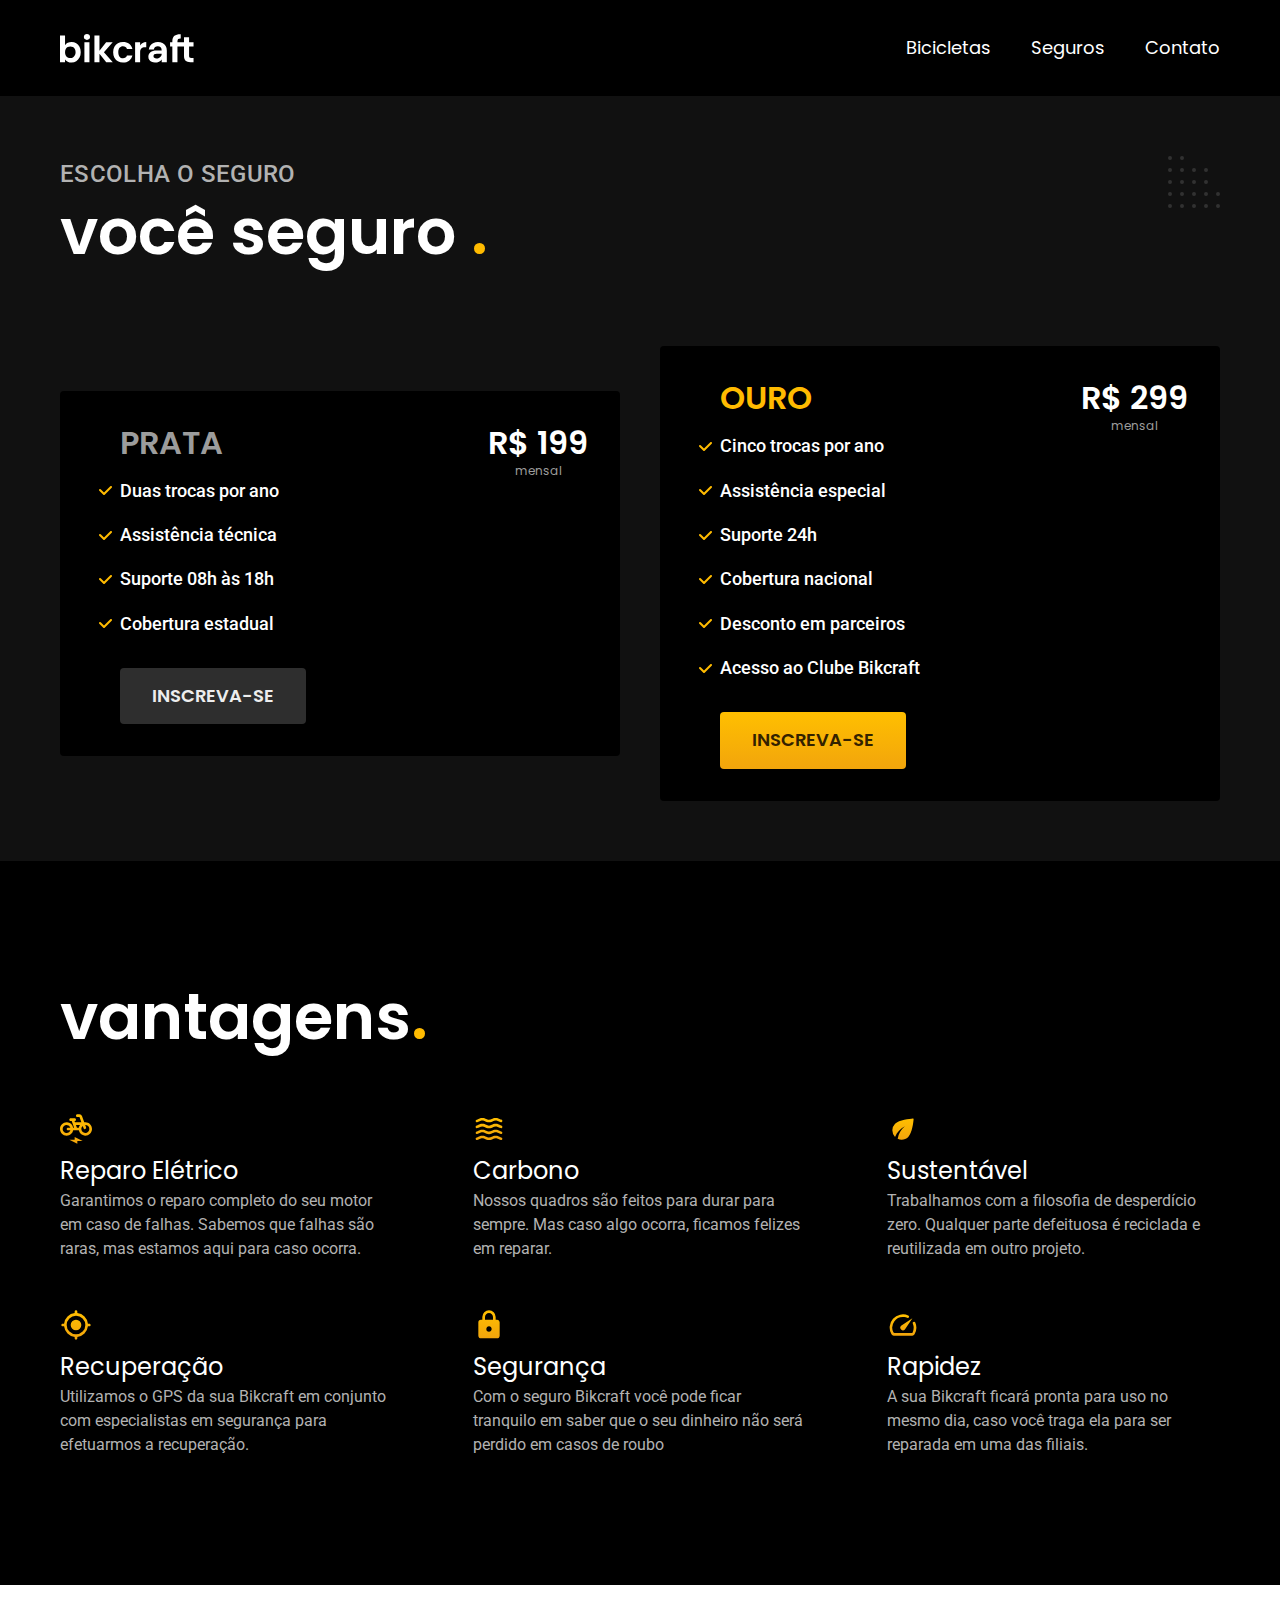
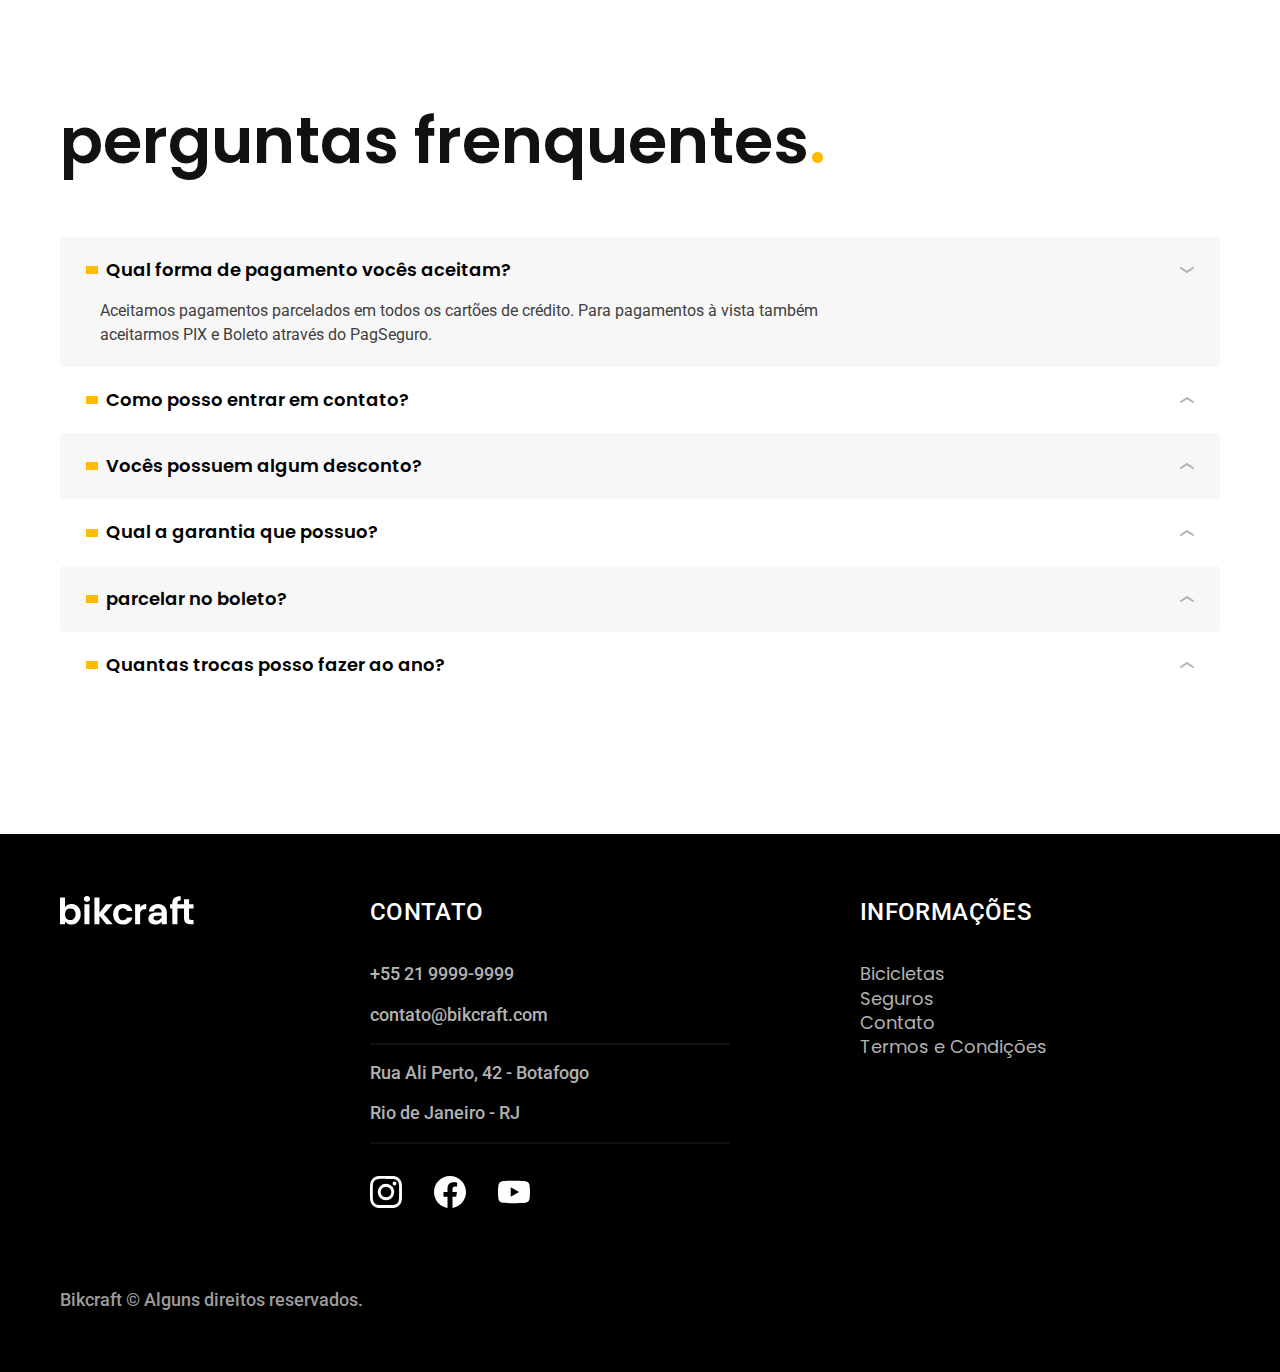
<file: seguros.html>
<!DOCTYPE html>

<html lang="pt-br">

<head>
  <meta charset="UTF-8">
  <meta name="viewport" content="width=device-width, initial-scale=1.0">
  <title>Seguros | Bikcraft</title>
  <meta name="description" content="Seguros">

  <link rel="icon" href="./favicon.svg" type="image/svg=xml">
  <link rel="preload" href="./css/style.min.css" as="style">
  <link rel="stylesheet" href="./css/style.min.css">

  <link rel="preconnect" href="https://fonts.googleapis.com">
  <link rel="preconnect" href="https://fonts.gstatic.com" crossorigin>
  <link href="https://fonts.googleapis.com/css2?family=Merriweather:ital,wght@1,900&family=Poppins:wght@400;600&family=Roboto:wght@400;500&display=swap" rel="stylesheet">
  <script>document.documentElement.classList.add('js');</script>
</head>

<body id="seguros">
  <header class="header-bg">
    <div class="header container">
  <a href="./">
    <img src="./img/bikcraft.svg" width="136" height="32" alt="Bikcraft">
  </a>

    <nav aria-label="primaria">
      <ul class="header-menu font-1-m cor-0">
        <li><a href="./bicicletas.html">Bicicletas</a></li>
        <li><a href="./seguros.html">Seguros</a></li>
        <li><a href="./contato.html">Contato</a></li>
      </ul>
    </nav>
  </div>
  </header>

  <main class="seguros-bg">
  <div class="titulo-bg">
    <div class="titulo container">
      <p class="font-2-l-b cor-5">Escolha o seguro</p>
      <h1 class="font-1-xxl cor-0"> você seguro <span class="cor-p1">.</span></h1>
    </div>
  </div>
>
    <div class="seguros container">
    <div class="seguros-item fadeInLeft" data-anime="200">
        <h3 class="font-1-xl cor-6">PRATA</h3>
        <span class="font-1-xl cor-0">R$ 199 <span class="font-1-xs cor-6">mensal</span></span>
        <ul class="font-2-m cor-0">
          <li>Duas trocas por ano</li>
          <li>Assistência técnica</li>
          <li>Suporte 08h às 18h</li>
          <li>Cobertura estadual</li>
        </ul>
        <a class="botao secundario" href="./orcamento.html?tipo=seguro&produto=prata">Inscreva-se</a>
    </div>
  
    <div class="seguros-item fadeInRight" data-anime="400">
      <h3 class="font-1-xl cor-p1">OURO</h3>
      <span class="font-1-xl cor-0">R$ 299 <span class="font-1-xs cor-6">mensal</span></span>
      <ul class="font-2-m cor-0">
        <li>Cinco trocas por ano</li>
        <li>Assistência especial</li>
        <li>Suporte 24h</li>
        <li>Cobertura nacional</li>
        <li>Desconto em parceiros</li>
        <li>Acesso ao Clube Bikcraft</li>
      </ul>
      <a class="botao" href="./orcamento.html?tipo=seguro&produto=ouro">Inscreva-se</a>
  </div>
    </div>
  
  </main>

  <article class="vantagens-bg">
    <div class="vantagens container">
      <h2 class="font-1-xxl cor-0">vantagens<span class="cor-p1">.</span></h2>
      <ul>
        <li>
          <img src="./img/icones/eletrica.svg" width="32" height="32" alt="">
          <h3 class="font-1-l cor-0">Reparo Elétrico</h3>
          <p class="font-2-s cor-5">Garantimos o reparo completo do seu motor em caso de falhas. Sabemos que falhas são raras, mas estamos aqui para caso ocorra.</p>
        </li>
        <li>
          <img src="./img/icones/carbono.svg" width="32" height="32" alt="">
          <h3 class="font-1-l cor-0">Carbono</h3>
          <p class="font-2-s cor-5">Nossos quadros são feitos para durar para sempre. Mas caso algo ocorra, ficamos felizes em reparar.</p>
        </li>
        <li>
          <img src="./img/icones/sustentavel.svg" width="32" height="32" alt="">
          <h3 class="font-1-l cor-0">Sustentável</h3>
          <p class="font-2-s cor-5">Trabalhamos com a filosofia de desperdício zero. Qualquer parte defeituosa é reciclada e reutilizada em outro projeto.</p>
        </li>
        <li>
        <img src="./img/icones/rastreador.svg" width="32" height="32" alt="">
        <h3 class="font-1-l cor-0">Recuperação</h3>
        <p class="font-2-s cor-5">Utilizamos o GPS da sua Bikcraft em conjunto com especialistas em segurança para efetuarmos a recuperação.</p>
      </li>
      <li>
        <img src="./img/icones/seguro.svg" width="32" height="32" alt="">
        <h3 class="font-1-l cor-0">Segurança</h3>
        <p class="font-2-s cor-5">Com o seguro Bikcraft você pode ficar tranquilo em saber que o seu dinheiro não será perdido em casos de roubo</p>
      </li>
      <li>
        <img src="./img/icones/velocidade.svg" width="32" height="32" alt="">
        <h3 class="font-1-l cor-0">Rapidez</h3>
        <p class="font-2-s cor-5">A sua Bikcraft ficará pronta para uso no mesmo dia, caso você traga ela para ser reparada em uma das filiais.</p>
      </li>
      </ul>
    </div>
  </article>

  <article class="perguntas container">
    <h2 class="font-1-xxl">perguntas frenquentes<span class="cor-p1">.</span></h2>

    <dl>
      <div>
        <dt><button class="font-1-m-b" aria-controls="pergunta1" aria-expanded="true">Qual forma de pagamento vocês aceitam?</button></dt>
        <dd id="pergunta1"class="font-2-s cor-9 ativa">Aceitamos pagamentos parcelados em todos os cartões de crédito. Para pagamentos à vista também aceitarmos PIX e Boleto através do PagSeguro.</dd>
      </div>
      <div>
        <dt><button class="font-1-m-b" aria-controls="pergunta2" aria-expanded="false">Como posso entrar em contato?</button></dt>
        <dd id="pergunta2" class="font-2-s cor-9">Aceitamos pagamentos parcelados em todos os cartões de crédito. Para pagamentos à vista também aceitarmos PIX e Boleto através do PagSeguro.</dd>
      </div>
      <div>
        <dt><button class="font-1-m-b" aria-controls="pergunta3" aria-expanded="false"> Vocês possuem algum desconto?</button></dt>
        <dd id="pergunta3" class="font-2-s cor-9">Aceitamos pagamentos parcelados em todos os cartões de crédito. Para pagamentos à vista também aceitarmos PIX e Boleto através do PagSeguro.</dd>
      </div>
      <div>
        <dt><button class="font-1-m-b" aria-controls="pergunta4" aria-expanded="false">Qual a garantia que possuo?</button></dt>
        <dd id="pergunta4"class="font-2-s cor-9">Aceitamos pagamentos parcelados em todos os cartões de crédito. Para pagamentos à vista também aceitarmos PIX e Boleto através do PagSeguro.</dd>
      </div>
      <div>
        <dt> <button class="font-1-m-b" aria-controls="pergunta5" aria-expanded="false"> parcelar no boleto?</button></dt>
        <dd id="pergunta5"class="font-2-s cor-9">Aceitamos pagamentos parcelados em todos os cartões de crédito. Para pagamentos à vista também aceitarmos PIX e Boleto através do PagSeguro.</dd>
      </div>
      <div>
        <dt><button class="font-1-m-b" aria-controls="pergunta6" aria-expanded="false"> Quantas trocas posso fazer ao ano?</button></dt>
        <dd id="pergunta6" class="font-2-s cor-9">Aceitamos pagamentos parcelados em todos os cartões de crédito. Para pagamentos à vista também aceitarmos PIX e Boleto através do PagSeguro.</dd>
      </div>
    </dl>
  </article>


  <footer class="footer-bg">
    <div class="footer container">
      <img src="./img/bikcraft.svg" width="136" height="32" alt="Bikcraft">
      <div class="footer-contato">
        <h3 class="font-2-l-b cor-0">Contato</h3>
        <ul class="font-2-m cor-5">
          <li><a href="tel:+552199999999">+55 21 9999-9999</a></li>
          <li><a href="mailto:contato@bikcraft.com">contato@bikcraft.com</a></li>
          <li>Rua Ali Perto, 42 - Botafogo</li>
          <li>Rio de Janeiro - RJ</li>
        </ul>
        <div class="footer-redes">
          <a href="./">
            <img src="./img/redes/instagram.svg" width="32" height="32" alt="Instagram">
          </a>
          <a href="./">
            <img src="./img/redes/facebook.svg" width="32" height="32" alt="Facebook">
          </a>
          <a href="./">
            <img src="./img/redes/youtube.svg" width="32" height="32" alt="Youtube">
          </a>
        </div>
      </div>
        <div class="footer-infomacoes">
          <h3 class="font-2-l-b cor-0">Informações</h3>
          <nav>
            <ul class="font-1-m cor-5">
              <li><a href="./bicicletas.html">Bicicletas</a></li>
              <li><a href="./seguros.html">Seguros</a></li>
              <li><a href="./contato.html">Contato</a></li>
              <li><a href="./termos.html">Termos e Condições</a></li> 
            </ul>
          </nav>
        </div>
        <p class="footer-copy font-2-m cor-6">Bikcraft © Alguns direitos reservados.</p>
      
    </div>

  </footer>
  <script src="./js/plugins/simple-anime.js"></script>
 <script src="./js/script.js"></script>
</body>
</html>
</file>
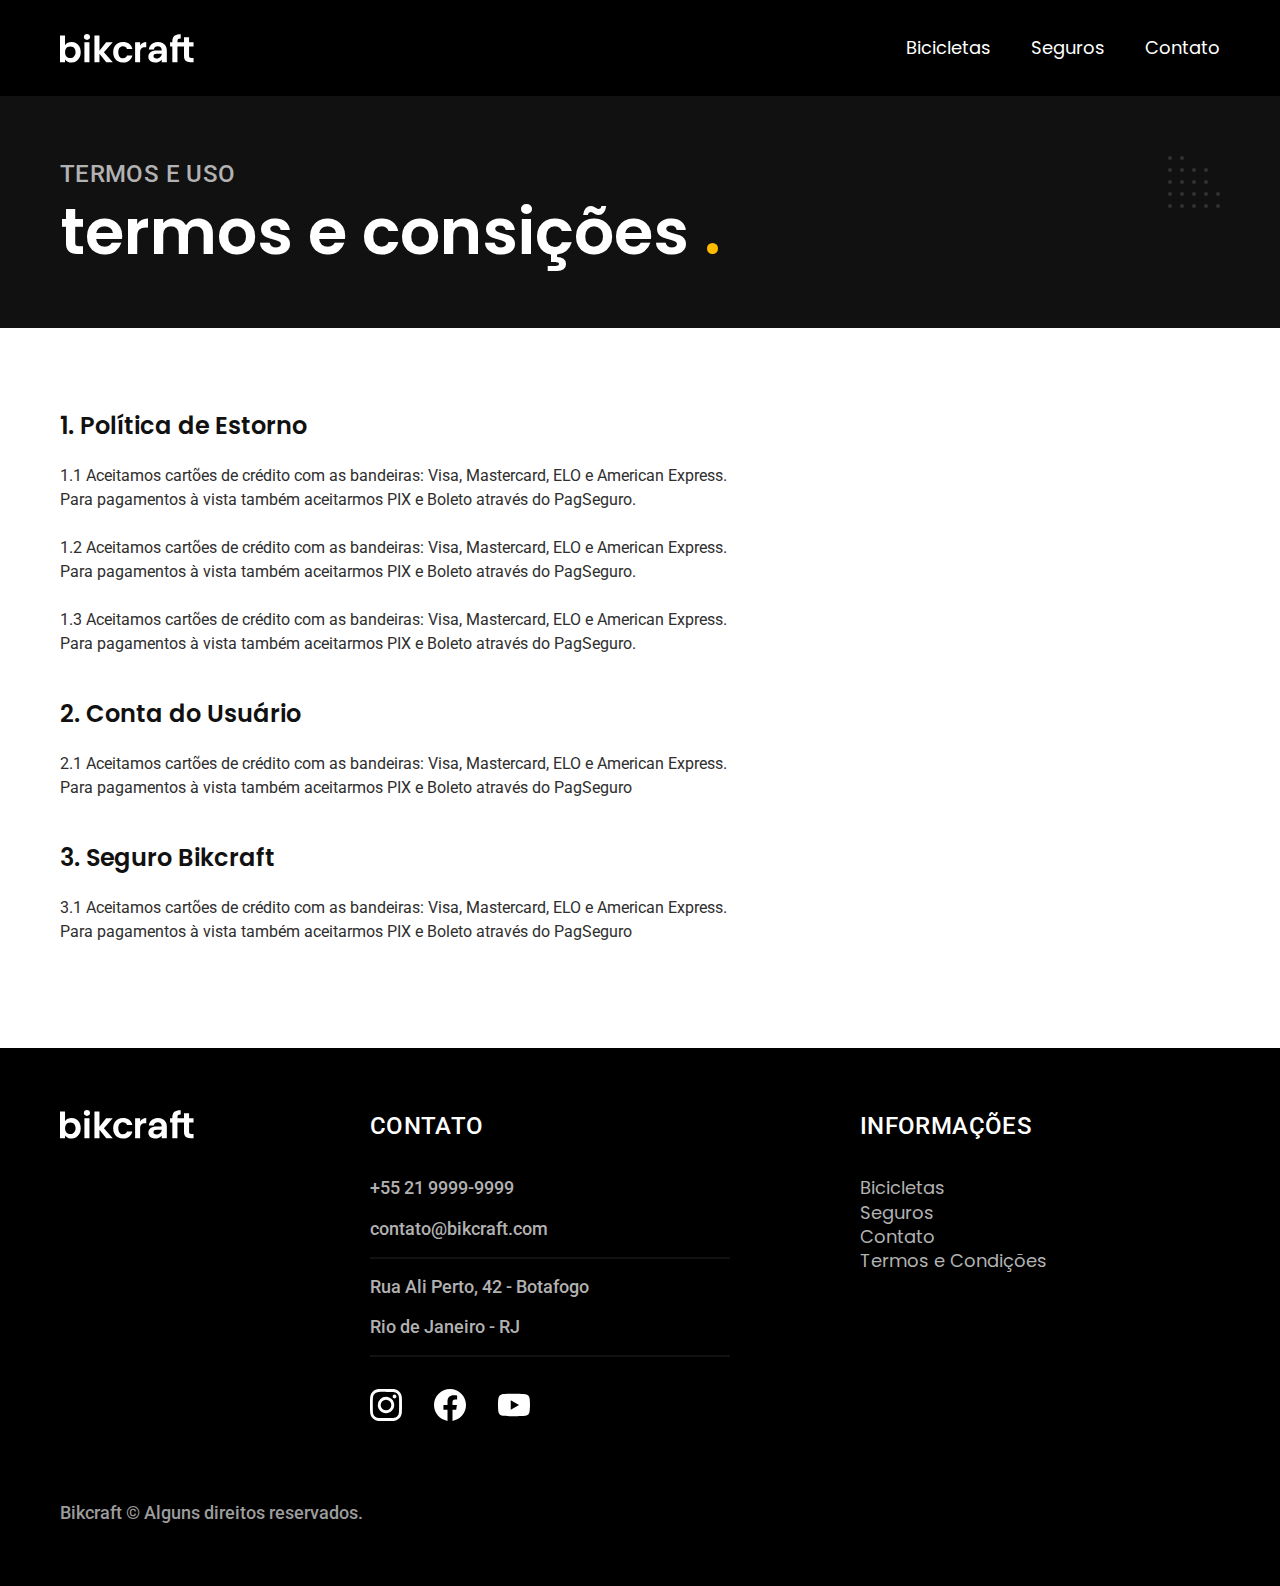
<file: termos.html>
<!DOCTYPE html>

<html lang="pt-br">

<head>
  <meta charset="UTF-8">
  <meta name="viewport" content="width=device-width, initial-scale=1.0">
  <title>Termos e Condições | Bikcraft</title>
  <meta name="description" content="Termos e Condições">

  <link rel="icon" href="./favicon.svg" type="image/svg=xml">
  <link rel="preload" href="./css/style.min.css" as="style">
  <link rel="stylesheet" href="./css/style.min.css">

  <link rel="preconnect" href="https://fonts.googleapis.com">
  <link rel="preconnect" href="https://fonts.gstatic.com" crossorigin>
  <link href="https://fonts.googleapis.com/css2?family=Merriweather:ital,wght@1,900&family=Poppins:wght@400;600&family=Roboto:wght@400;500&display=swap" rel="stylesheet">
  <script>document.documentElement.classList.add('js');</script>
</head>

<body id="termos">
  <header class="header-bg">
    <div class="header container">
  <a href="./">
    <img src="./img/bikcraft.svg" width="136" height="32" alt="Bikcraft">
  </a>

    <nav aria-label="primaria">
      <ul class="header-menu font-1-m cor-0">
        <li><a href="./bicicletas.html">Bicicletas</a></li>
        <li><a href="./seguros.html">Seguros</a></li>
        <li><a href="./contato.html">Contato</a></li>
      </ul>
    </nav>
  </div>
  </header>

  <main>
  <div class="titulo-bg">
    <div class="titulo container">
      <p class="font-2-l-b cor-5">Termos e uso</p>
      <h1 class="font-1-xxl cor-0"> termos e consições <span class="cor-p1">.</span></h1>
    </div>
  </div>

  <div class="termos font-2-s cor-10 container">
    <h2 class="font-1-l cor-11"> 1. Política de Estorno</h2>
    <p>1.1 Aceitamos cartões de crédito com as bandeiras: Visa, Mastercard, ELO e American Express. Para pagamentos à vista também aceitarmos PIX e Boleto através do PagSeguro.</p>
    <p>1.2 Aceitamos cartões de crédito com as bandeiras: Visa, Mastercard, ELO e American Express. Para pagamentos à vista também aceitarmos PIX e Boleto através do PagSeguro.</p>
    <p>1.3 Aceitamos cartões de crédito com as bandeiras: Visa, Mastercard, ELO e American Express. Para pagamentos à vista também aceitarmos PIX e Boleto através do PagSeguro.</p>
    <h2 class="font-1-l cor-11"> 2. Conta do Usuário</h2>
    <p>2.1 Aceitamos cartões de crédito com as bandeiras: Visa, Mastercard, ELO e American Express. Para pagamentos à vista também aceitarmos PIX e Boleto através do PagSeguro</p>
    <h2 class="font-1-l cor-11"> 3. Seguro Bikcraft</h2>
    <p>3.1 Aceitamos cartões de crédito com as bandeiras: Visa, Mastercard, ELO e American Express. Para pagamentos à vista também aceitarmos PIX e Boleto através do PagSeguro</p>
  </div>
  </main>

  <footer class="footer-bg">
    <div class="footer container">
      <img src="./img/bikcraft.svg" width="136" height="32" alt="Bikcraft">
      <div class="footer-contato">
        <h3 class="font-2-l-b cor-0">Contato</h3>
        <ul class="font-2-m cor-5">
          <li><a href="tel:+552199999999">+55 21 9999-9999</a></li>
          <li><a href="mailto:contato@bikcraft.com">contato@bikcraft.com</a></li>
          <li>Rua Ali Perto, 42 - Botafogo</li>
          <li>Rio de Janeiro - RJ</li>
        </ul>
        <div class="footer-redes">
          <a href="./">
            <img src="./img/redes/instagram.svg" width="32" height="32" alt="Instagram">
          </a>
          <a href="./">
            <img src="./img/redes/facebook.svg" width="32" height="32" alt="Facebook">
          </a>
          <a href="./">
            <img src="./img/redes/youtube.svg" width="32" height="32" alt="Youtube">
          </a>
        </div>
      </div>
        <div class="footer-infomacoes">
          <h3 class="font-2-l-b cor-0">Informações</h3>
          <nav>
            <ul class="font-1-m cor-5">
              <li><a href="./bicicletas.html">Bicicletas</a></li>
              <li><a href="./seguros.html">Seguros</a></li>
              <li><a href="./contato.html">Contato</a></li>
              <li><a href="./termos.html">Termos e Condições</a></li> 
            </ul>
          </nav>
        </div>
        <p class="footer-copy font-2-m cor-6">Bikcraft © Alguns direitos reservados.</p>
      
    </div>

  </footer>
 <script src="./js/script.js"></script>
</body>
</html>
</file>
<file: css/style.min.css>
body{margin:0;font-family:Arial,Helvetica,sans-serif;color:#111}blockquote,dd,h1,h2,h3,h4,p,ul{margin:0}ul{padding:0;list-style:none}a{text-decoration:none;color:inherit}img{max-width:100%;height:auto;display:block}img[src$=".jpg"]{border-radius:4px}.font-1-xs{font:400 0.75rem/1.35 Poppins,sans-serif}.font-2-xs{font:400 0.875rem/1.43 Roboto,sans-serif}.font-1-s{font:400 1rem/1.5 Poppins,sans-serif}.font-2-s{font:400 1rem/1.5 Roboto,sans-serif}.font-1-m,.font-1-m-b{font:400 1.125rem/1.35 Poppins,sans-serif}.font-1-m-b{font-weight:600}.font-2-m{font:500 1.125rem/1.35 Roboto,sans-serif}.font-1-l{font:400 1.5rem/1.5 Poppins,sans-serif}.font-2-l,.font-2-l-b{font:400 1.5rem/1.5 Roboto,sans-serif}.font-2-l-b{font-weight:500;letter-spacing:.015em;text-transform:uppercase}.font-1-xl{font:600 2rem/1.25 Poppins,sans-serif}.font-2-xl{font:500 2rem/1.25 Roboto,sans-serif}.font-1-xxl{font:600 4rem/1.125 Poppins,sans-serif}@media (max-width:1200px){.font-1-xxl{font-size:3rem}.font-2-l,.font-2-l-b{font-size:1.125rem}}@media (max-width:800px){.font-1-xxl{font-size:2rem}.font-1-xl,.font-2-xl{font-size:1.5rem}}:root{--cor-0:#ffffff;--cor-1:#f7f7f7;--cor-2:#ededed;--cor-3:#dedede;--cor-4:#cccccc;--cor-5:#b2b2b2;--cor-6:#9c9c9c;--cor-7:#717171;--cor-8:#595959;--cor-9:#404040;--cor-10:#2e2e2e;--cor-11:#111111;--cor-12:#000000;--cor-p1:#ffbb00;--cor-p2:#e4a30b;--cor-p3:#a66f00;--cor-p4:#664400;--cor-p5:#332200}.cor-0{color:var(--cor-0)}.cor-1{color:var(--cor-1)}.cor-2{color:var(--cor-2)}.cor-3{color:var(--cor-3)}.cor-4{color:var(--cor-4)}.cor-5{color:var(--cor-5)}.cor-6{color:var(--cor-6)}.cor-7{color:var(--cor-7)}.cor-8{color:var(--cor-8)}.cor-9{color:var(--cor-9)}.cor-10{color:var(--cor-10)}.cor-11{color:var(--cor-11)}.cor-12{color:var(--cor-12)}.cor-p1{color:var(--cor-p1)}.cor-p2{color:var(--cor-p2)}.cor-p3{color:var(--cor-p3)}.cor-p4{color:var(--cor-p4)}.cor-p5{color:var(--cor-p5)}.js .fadeInDown{transform:translate3d(0,-20px,0)}.js .fadeInUp{transform:translate3d(0,20px,0)}.js .fadeInRight{transform:translate3d(20px,0,0)}.js .fadeInLeft{transform:translate3d(-20px,0,0)}.js [data-anime]{opacity:0}.js .anime{opacity:1;transform:none;transition:transform .8s,opacity .8s}.header-bg{background-color:var(--cor-12)}.header{display:flex;flex-wrap:wrap;gap:20px;justify-content:space-between;align-items:center;padding-top:20px;padding-bottom:20px}.header-menu{display:flex;flex-wrap:wrap;gap:40px}.header-menu a{display:inline-block;padding:16px 0;position:relative}.header-menu a:after{content:"";display:block;height:2px;width:0;background:var(--cor-0);margin-top:4px;transition:.3s;position:absolute}.header-menu a:hover::after .header-menu a.ativo::after{width:100%}@media (max-width:800px){.header-menu{gap:20px}.header-menu a{background:var(--cor-11);padding:12px 16px;border-radius:4px}.header-menu a:hover{background-color:var(--cor-10)}.header a:after{display:none}}@media (max-width:600px){.header-menu{gap:12px}.header-menu a{padding:8px 12px;font-size:14px}}.footer-bg{background:var(--cor-12)}.footer{display:grid;grid-template-columns:3fr 5fr 4fr;gap:40px;padding-top:60px;padding-bottom:60px}.footer h3{margin-bottom:32px}.footer-contato ul{margin-bottom:32px}.footer-contato li:nth-child(2n):after{content:"";display:block;max-width:360px;height:2px;background:var(--cor-11);margin-top:16px}.footer-contato li{margin-bottom:16px}.footer-redes{display:flex;gap:32px}.footer a:hover{color:var(--cor-0)}.footer-copy{grid-column:1/-1;margin-top:40px}@media (max-width:800px){.footer>img{display:none}.footer{grid-template-columns:1fr 1fr}}@media (max-width:600px){.footer{grid-template-columns:1fr;gap:60px}.footer-copy{margin-top:0}}.container{box-sizing:border-box;max-width:1200px;padding-left:20px;padding-right:20px;margin-left:auto;margin-right:auto}.botao{display:inline-block;padding:16px 32px;background:linear-gradient(#ffbf00,#f2a50c);border-radius:4px;box-shadow:0 1px 2px rgba(0,0,0,.1);text-transform:uppercase;color:var(--cor-p5);font:600 1.125rem/1.35 Poppins,sans-serif;max-width:max-content;border:none;cursor:pointer}.botao:hover{background:linear-gradient(#ffb60d,#e59317)}.botao.secundario{background:var(--cor-10);color:var(--cor-2)}.botao.secundario:hover{background:var(--cor-9)}.botao.seta{display:flex;align-items:center}.botao.seta::after{content:"";display:inline-block;width:18px;height:10px;margin-left:12px;background:url("../img/icones/seta.svg");transition:transform .2s}.botao.seta:hover::after{transform:translateX(4px)}@media (max-width:600px){.botao{padding:12px 16px;font-size:1rem}}.link{display:inline-block;color:var(--cor-p1);font:500 1.5rem/1.5 Poppins,sans-serif;text-transform:uppercase}.link::after{content:'';display:block;width:100%;height:4px;background-color:currentColor}.link:hover{color:var(--cor-0)}.titulo-bg{padding-top:60px;padding-bottom:60px;background-color:var(--cor-11)}.titulo{background:url("../img/dec/top-right.svg") no-repeat top right 20px}.titulo p{margin-bottom:4px}@media (max-width:800px){.titulo-bg{padding-top:40px;padding-bottom:40px}.titulo p{font-size:1rem;text-transform:lowercase;font-weight:400}}.form{display:grid;grid-template-columns:1fr 1fr}.form label{display:block;font:400 1rem/1.5 Poppins,sans-serif;margin-bottom:4px}.form .col-2{grid-column:span 2}.form input[type=email],.form input[type=text],.form textarea{font:400 1rem/1.5 Roboto,sans-serif;background:var(--cor-1);border:1px solid var(--cor-2);padding:12px;border-radius:4px;width:100%;box-sizing:border-box}.form input[type=email]:focus,.form input[type=text]:focus,.form textarea:focus{outline:0;border-color:var(--cor-p1);background:var(--cor-0);box-shadow:0 0 0 2px #fea}@media (max-width:600px){.form{grid-template-columns:1fr}.form .col-2{grid-column:1}}.introducao-bg{background:var(--cor-12) url('../img/dec/bottom-left.svg') no-repeat bottom 160px left 20px;box-shadow:inset 0 -120px var(--cor-0)}.introducao{display:grid;grid-template-columns:1fr 1fr;gap:0 40px}.introducao-conteudo{align-self:end;padding-bottom:200px}.introducao img{width:100%;height:100%;object-fit:cover;border-radius:4px}.introducao h1{margin-bottom:32px}.introducao p{margin-bottom:20px}@media (max-width:800px){.introducao-bg{background:var(--cor-11);padding-top:40px;box-shadow:inset 0 -60px #fff}.introducao{grid-template-columns:1fr;gap:32px}.introducao-conteudo{padding-bottom:0}.introducao h1{margin-bottom:16px}.introducao img{height:300px;width:100%}}.tecnologia-bg{background-color:var(--cor-11);box-shadow:inset 0 80px var(--cor-0),inset 0 -80px var(--cor-0)}.tecnologia{display:grid;grid-template-columns:1fr 1fr;gap:40px}.tecnologia-imagem img{width:100%;height:100%;object-fit:cover;object-position:left}.tecnologia-conteudo{padding-top:160px;padding-bottom:160px}.tecnologia-conteudo>span{display:block;margin-bottom:20px}.tecnologia-conteudo h2{margin-bottom:32px}.tecnologia-conteudo>p{margin-bottom:20px}.tecnologia-conteudo a{margin-bottom:80px}.tecnologia-vantagens{display:flex;gap:40px}.tecnologia-vantagens h3{margin-bottom:8px;width:max-content}.tecnologia-vantagens img{width:24px;margin-bottom:8px}@media (max-width:800px){.tecnologia-bg{box-shadow:initial}.tecnologia{grid-template-columns:1fr}.tecnologia-conteudo{padding-top:60px;padding-bottom:60px}.tecnologia-imagem{display:none}.tecnologia a{margin-bottom:60px}}@media (max-width:600px){.tecnologia-vantagens{flex-direction:column}}.parceiros{padding-top:60px;padding-bottom:120px}.parceiros h2{margin-bottom:60px}.parceiros ul{padding:0 20px;max-width:1400px;display:grid;grid-template-columns:repeat(4,1fr);margin:0 auto}.parceiros img{margin:auto}.parceiros li{display:flex;padding:32px}.parceiros li{border-left:2px solid var(--cor-2)}.parceiros li:first-child,.parceiros li:nth-child(5){border-left:none}.parceiros li:nth-child(n+5){border-top:2px solid var(--cor-2)}@media (max-width:800px){.parceiros{padding-bottom:60px}.parceiros li{padding:20px}.parceiros h2{margin-bottom:20px}.parceiros ul{grid-template-columns:repeat(2,1fr)}.parceiros li:nth-child(n+3){border-top:2px solid var(--cor-2)}.parceiros li:nth-child(odd){border-left:none}}.depoimento{display:grid;grid-template-columns:1fr 1fr;background-color:var(--cor-p1);overflow:hidden}.depoimento img{border-radius:0;width:100%;height:100%;object-fit:cover;border-radius:0}.depoimento-conteudo{padding:40px 40px 80px 80px;align-self:end;background:url("../img/dec/bottom-right-p.svg") no-repeat bottom 40px right 40px}.depoimento-conteudo p{max-width:32ch;font-family:Merriweather,serif;font-style:italic;font-weight:900;margin-bottom:32px;position:relative}.depoimento p::after,.depoimento p::before{font-size:5rem;color:var(--cor-p2);position:absolute}.depoimento p::before{content:"“";left:-50px;top:-20px}.depoimento p::after{content:"”"}@media (min-width:1200px){.depoimento img{max-height:520px}}@media (max-width:800px){.depoimento{grid-template-columns:1fr;text-align:center}.depoimento img{max-height:200px}.depoimento-conteudo{padding:40px 20px;justify-self:center}}.bicicletas-lista{padding-top:60px;padding-bottom:120px}.bicicletas-lista h2{margin-bottom:40px}.bicicletas-lista ul{display:flex;gap:40px;padding:0 20px 20px 20px;max-width:1400px;margin-left:auto;margin-right:auto;overflow-x:auto}#bicicleta .bicicletas-lista ul{padding:0 0 20px 0}.bicicletas-lista li{flex:1;min-width:280px}.bicicletas-lista a{display:block}.bicicletas-lista img{margin-bottom:16px}.bicicletas-lista h3{margin-bottom:8px;display:flex;align-items:center}.bicicletas-lista h3::before{content:"";display:inline-block;height:8px;width:12px;margin-right:8px;background-color:var(--cor-p1);transition:width .2s}.bicicletas-lista a:hover h3::before{width:24px}.bicicletas-lista li span{padding-left:20px}@media (max-width:800px){.bicicletas-lista{padding-bottom:60px}.bicicletas-lista ul{gap:20px}}.bicicletas-bg{background:linear-gradient(to right,var(--cor-0) 30%,var(--cor-11) 0)}.bicicletas{display:grid;grid-template-columns:1fr 1fr;gap:40px;padding-top:60px;padding-bottom:60px;background:url("../img/dec/top-right.svg") no-repeat top 40px right 20px}.bicicletas-imagem{display:grid}.bicicletas-imagem img{grid-area:1/1}.bicicletas-imagem span{grid-area:1/1;place-self:start end;margin-top:20px;background:var(--cor-12);display:inline-block;padding:8px 16px 8px 8px;border-radius:4px 0 0 4px}.bicicletas-conteudo{display:grid;grid-template-columns:1fr auto;align-content:start}.bicicletas h2,.bicicletas p{grid-column:1/-1}.bicicletas h2{margin-bottom:20px}.bicicletas h2::before{content:"";display:block;width:12px;height:8px;background-color:var(--cor-p1);margin-bottom:8px}.bicicletas p{margin-bottom:32px}.bicicletas a{place-self:end}.bicicletas li{display:flex;align-items:center}.bicicletas ul{display:grid;gap:16px}.bicicletas-conteudo img{width:24px;margin-right:8px;align-content:start}@media (max-width:800px){.bicicletas-bg{background:var(--cor-11)}.bicicletas{grid-template-columns:1fr;gap:20px;padding-top:40px;padding-bottom:40px}}@media (max-width:600px){.bicicletas-conteudo{grid-template-columns:1fr}.bicicletas ul{font-size:1rem;grid-template-columns:1fr 1fr;margin-bottom:32px}.bicicletas a{place-self:start}}.bicicleta{display:grid;grid-template-columns:1fr 1fr;align-items:start;gap:40px;padding-top:60px;padding-bottom:60px}#bicicleta .titulo p{text-transform:uppercase}.bicicleta-imagens{display:flex;flex-wrap:wrap;gap:20px}.bicicleta-imagens img{flex:1;min-width:200px}.bicicleta-imagens img:first-child{min-width:100%}.bicicleta-conteudo>p{margin-bottom:32px}.bicicleta-comprar{display:grid;grid-template-columns:max-content auto;align-items:center;justify-items:start;gap:8px 12px;margin-bottom:40px}.bicicleta-comprar a{grid-row:span 2}.bicicleta-comprar span{display:flex;align-items:center;background-color:var(--cor-12);gap:8px;padding:4px 8px;border-radius:4px}.bicicleta-conteudo h2{text-transform:uppercase;letter-spacing:.015em;margin-bottom:12px}.bicicleta-ficha,.bicicleta-informacoes{padding:32px;background-color:var(--cor-12);border-radius:4px}.bicicleta-informacoes{margin-bottom:40px;display:grid;grid-template-columns:1fr 1fr;gap:32px}.bicicleta-informacoes img{width:24px;margin-bottom:8px}.bicicleta-informacoes h3{margin-bottom:8px}.bicicleta-ficha li{padding:4px 0;display:flex;justify-content:space-between;border-bottom:1px solid var(--cor-11)}.bicicleta-ficha li:last-child{border-bottom:none}.bicicleta-ficha span{color:var(--cor-6)}@media (max-width:800px){.bicicleta{grid-template-columns:1fr;padding-top:40px;padding-bottom:40px}.bicicleta-imagens{grid-row:2}}@media (max-width:400px){.bicicleta-informacoes{grid-template-columns:1fr}.bicicleta-comprar{grid-template-columns:1fr}}.seguro-bg{background-color:var(--cor-11);box-shadow:inset 0 120px var(--cor-0),inset 0 -120px var(--cor-12)}.seguro{display:grid;grid-template-columns:1fr 1fr;gap:40px}.seguro-imagem img{width:100%;height:100%;object-fit:cover}.seguro-conteudo{padding-top:180px;padding-bottom:180px}.seguro h2{margin-bottom:32px}.seguro p{margin-bottom:20px}@media (max-width:800px){.seguro-bg{box-shadow:inset 0 -60px var(--cor-12)}.seguro{grid-template-columns:1fr}.seguro-conteudo{grid-row:1;padding-top:40px;padding-bottom:0}}.seguros-bg{background:var(--cor-11)}.seguros{padding-top:60px;padding-bottom:60px;display:grid;grid-template-columns:1fr 1fr;gap:40px;align-items:center}#seguros .seguros{padding-top:0}.seguros h2{grid-column:1/-1}.seguros-item{background-color:var(--cor-12);padding:32px 32px 32px 60px;display:grid;grid-template-columns:1fr auto;border-radius:4px}.seguro-item h3{margin-bottom:40px}.seguros-item span{grid-column:2;display:block;text-align:center}.seguros-item ul{grid-column:1/-1;margin-bottom:32px}.seguros-item li{display:flex;align-items:center;position:relative}.seguros-item li+li{margin-top:20px}.seguros-item li::before{content:"";display:inline-block;width:13px;height:9px;background-image:url("../img/icones/lista.svg");position:absolute;left:-21px}.seguros-item a{grid-column:1/-1}@media (max-width:800px){.seguros{grid-template-columns:1fr}}.vantagens-bg{background:var(--cor-12)}.vantagens{padding-top:120px;padding-bottom:120px}.vantagens h2{margin-bottom:60px}.vantagens ul{display:grid;grid-template-columns:repeat(auto-fit,minmax(280px,max-content));gap:40px 80px}.vantagens img,.vantagens li{margin-bottom:8px}@media (max-width:800px){.vantagens{padding-top:60px;padding-bottom:60px}.vantagens h2{margin-bottom:40px}.vantagens ul{gap:20px}}.perguntas{padding-top:120px;padding-bottom:120px}.perguntas h2{margin-bottom:60px}.perguntas dl>div{padding:20px;border-radius:4px}.perguntas dl>div:nth-child(odd){background-color:var(--cor-1)}.perguntas button{display:grid;grid-template-columns:auto 1fr auto;align-items:center;gap:8px;cursor:pointer;border:none;background:0 0;width:100%;text-align:left}.perguntas button::before{content:"";display:inline-block;width:12px;height:8px;background-color:var(--cor-p1)}.perguntas button::after{content:"";display:inline-block;width:14px;height:6px;background:url("../img/icones/seta-abrir.svg");transition:.3s}.perguntas button:hover::after,.perguntas button[aria-expanded=true]::after{transform:rotate(180deg)}.js .perguntas dd{display:none}.js .perguntas dd.ativa{display:block}.perguntas dd{padding-left:20px;padding-top:16px;max-width:80ch}@media (max-width:800px){.perguntas{padding-top:60px;padding-bottom:60px}.perguntas h2{margin-bottom:40px}}#contato{background:linear-gradient(var(--cor-11) 600px,var(--cor-1) 0)}.contato{display:grid;grid-template-columns:5fr 7fr}.contato-dados,.contato-formulario{padding:60px;box-shadow:0 1px 2px rgba(0,0,0,.1)}.contato-dados{border-radius:5px 0 0 5px;background:var(--cor-12) url("../img/dec/bottom-left.svg") no-repeat bottom 20px left 20px}.contato-formulario{border-radius:0 5px 5px 0;background:var(--cor-0) url("../img/dec/bottom-right.svg") no-repeat bottom 20px right 20px}.contato-dados h2{margin-bottom:60px}.contato-endereco{margin-bottom:32px;padding-left:28px;background:url("../img/icones/local.svg") no-repeat 0 2px}.contato-endereco p{margin-bottom:8px}.contato-meios a{display:block;max-width:max-content;margin-bottom:8px;padding-left:28px}.contato-meios a:hover{color:var(--cor-0)}.contato-meios a:first-child{background:url("../img/icones/email.svg") no-repeat 0 2px}.contato-meios a:nth-child(2){margin-bottom:32px}.contato-meios a:nth-child(3){background:url("../img/icones/telefone.svg") no-repeat 0 2px;margin-bottom:60px}.contato-redes{display:flex;gap:32px;padding-left:28px}@media (max-width:800px){.contato{grid-template-columns:1fr}.contato-dados,.contato-formulario{padding:20px}.contato-dados{border-radius:5px 5px 0 0;background:var(--cor-12)}.contato-formulario{border-radius:0 0 5px 5px}.contato-dados h2,.contato-meios a:nth-child(3){margin-bottom:32px}.contato-redes{margin-bottom:12px}}.lojas{display:grid;grid-template-columns:1fr 1fr;gap:0 40px;padding-top:120px;padding-bottom:120px}.lojas h2{grid-column:1/-1}.lojas img{border-radius:4px 4px 0 0}.lojas-item{border-radius:4px;background:var(--cor-0);box-shadow:0 1px 2px rgba(0,0,0,.1)}.lojas-conteudo{display:grid;grid-template-columns:1fr 1fr;gap:32px 16px;padding:32px}.lojas-conteudo h3,.lojas-tempo{grid-column:1/-1}.lojas-dados{display:grid;gap:8px;border-left:2px solid var(--cor-2);padding-left:12px}.lojas-tempo{display:flex;align-items:center;gap:8px}@media (max-width:800px){.lojas{gap:20px;padding-top:60px;padding-bottom:60px}.lojas h2{margin-bottom:32px}.lojas-conteudo{grid-template-columns:1fr}}@media (max-width:600px){.lojas{grid-template-columns:1fr}}#orcamento{background:linear-gradient(var(--cor-11) 600px,var(--cor-1) 0)}.orcamento{display:grid;grid-template-columns:5fr 7fr;padding-bottom:120px}.orcamento h2{text-transform:uppercase;position:relative;display:flex;align-items:center}.orcamento h2::before{content:"";display:inline-block;width:4px;height:8px;background-color:var(--cor-p1);position:absolute;left:-12px}.orcamento-dados,.orcamento-produto{padding:60px;box-shadow:0 1px 2px rgba(0,0,0,.1)}.orcamento-produto{border-radius:5px 0 0 5px;background:var(--cor-12) url("../img/dec/bottom-left.svg") no-repeat bottom 20px left 20px;display:grid;grid-template-columns:1fr 1fr;gap:20px;align-content:start}.orcamento-produto>*{grid-column:1/-1}.orcamento-produto>label{grid-column:initial}.orcamento-produto label{font:400 1rem/1.5 Poppins,sans-serif;color:var(--cor-4);background-color:var(--cor-10);padding:12px 16px;border-radius:4px;cursor:pointer;display:grid;grid-template-columns:auto 1fr auto;align-items:center;border:1px solid var(--cor-10)}.orcamento-produto input:checked+label{background:var(--cor-0);color:var(--cor-11)}.orcamento-produto label::before{content:"";display:inline-block;box-sizing:border-box;width:12px;height:12px;border:1px solid var(--cor-6);border-radius:50%;margin-right:8px}.orcamento-produto input:checked+label::before{border-color:var(--cor-7);box-shadow:inset 0 0 0 3px var(--cor-0),inset 0 0 0 6px var(--cor-7)}.orcamento-produto label:hover{background-color:var(--cor-9);border-color:var(--cor-9)}.orcamento-produto input:focus+label{box-shadow:0 0 0 2px var(--cor-p1);border-color:var(--cor-12)}.orcamento-produto label span{display:none}.orcamento-produto input:checked+label span{display:inline-block}.orcamento-produto input{opacity:0;position:absolute;pointer-events:none}.orcamento-dados{border-radius:0 5px 5px 0;background:var(--cor-0) url("../img/dec/bottom-right.svg") no-repeat bottom 20px right 20px}.orcamento-conteudo{display:none}.orcamento-conteudo h2,.orcamento-dados h2:nth-of-type(n+2){margin-top:20px}#bikcraft:checked~#orcamento-bikcraft,#seguro:checked~#orcamento-seguro{display:grid;gap:20px}.orcamento-detalhes{display:none;background:var(--cor-0);padding:20px;grid-template-columns:1fr 1fr;border-radius:4px;align-items:center}.orcamento-detalhes li{display:flex;align-items:center;margin-bottom:8px}.orcamento-detalhes li img{width:16px;margin-right:8px}.orcamento-produto input:checked+label+.orcamento-detalhes{display:grid}@media (max-width:1200px){.orcamento-dados,.orcamento-produto{padding:32px}}@media (max-width:800px){.orcamento{grid-template-columns:1fr}.orcamento-produto{border-radius:0 0 5px 5px;background:var(--cor-12)}.orcamento-dados{border-radius:0 0 5px 5px}}@media (max-width:400px){.orcamento-produto{grid-template-columns:1f}}.termos{padding-top:80px;padding-bottom:80px}.termos h2{font-weight:600;margin-bottom:20px}.termos p+h2{margin-top:40px}.termos p{max-width:75ch;margin-bottom:24px}
</file>
